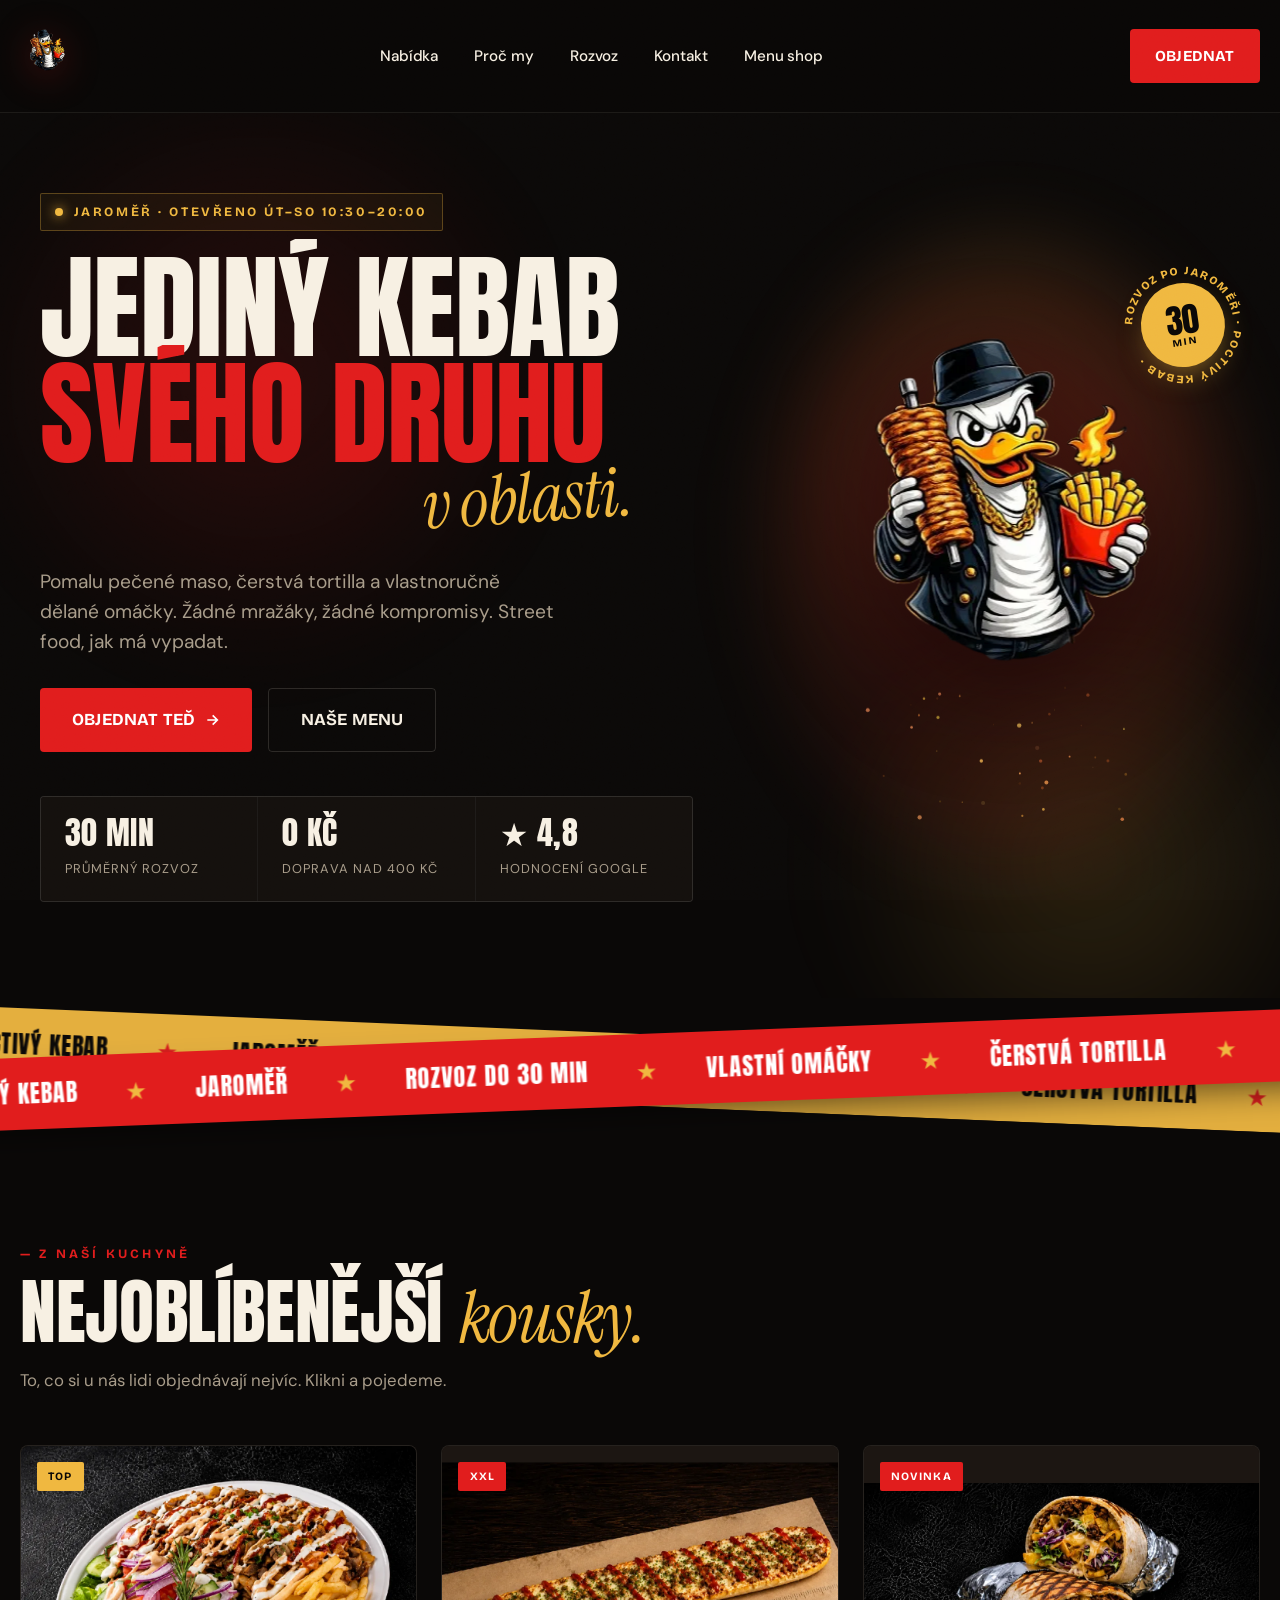
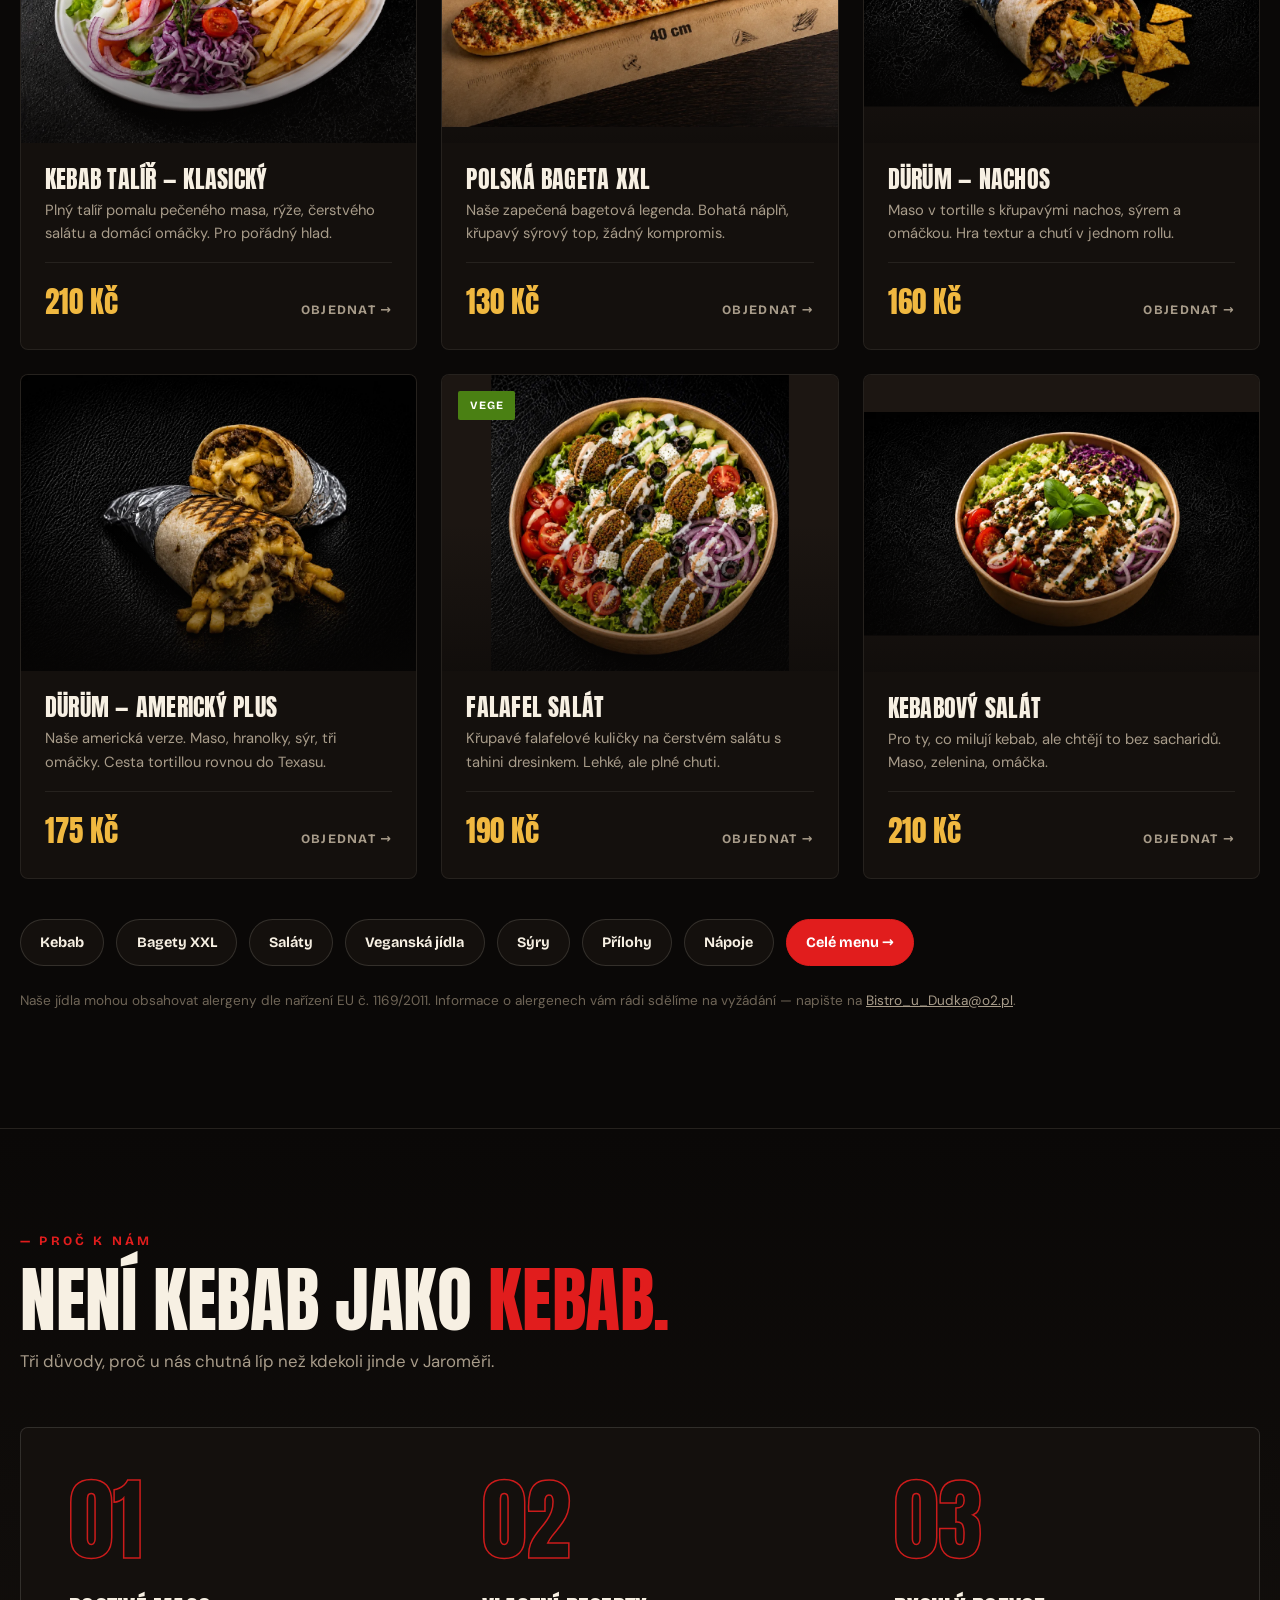
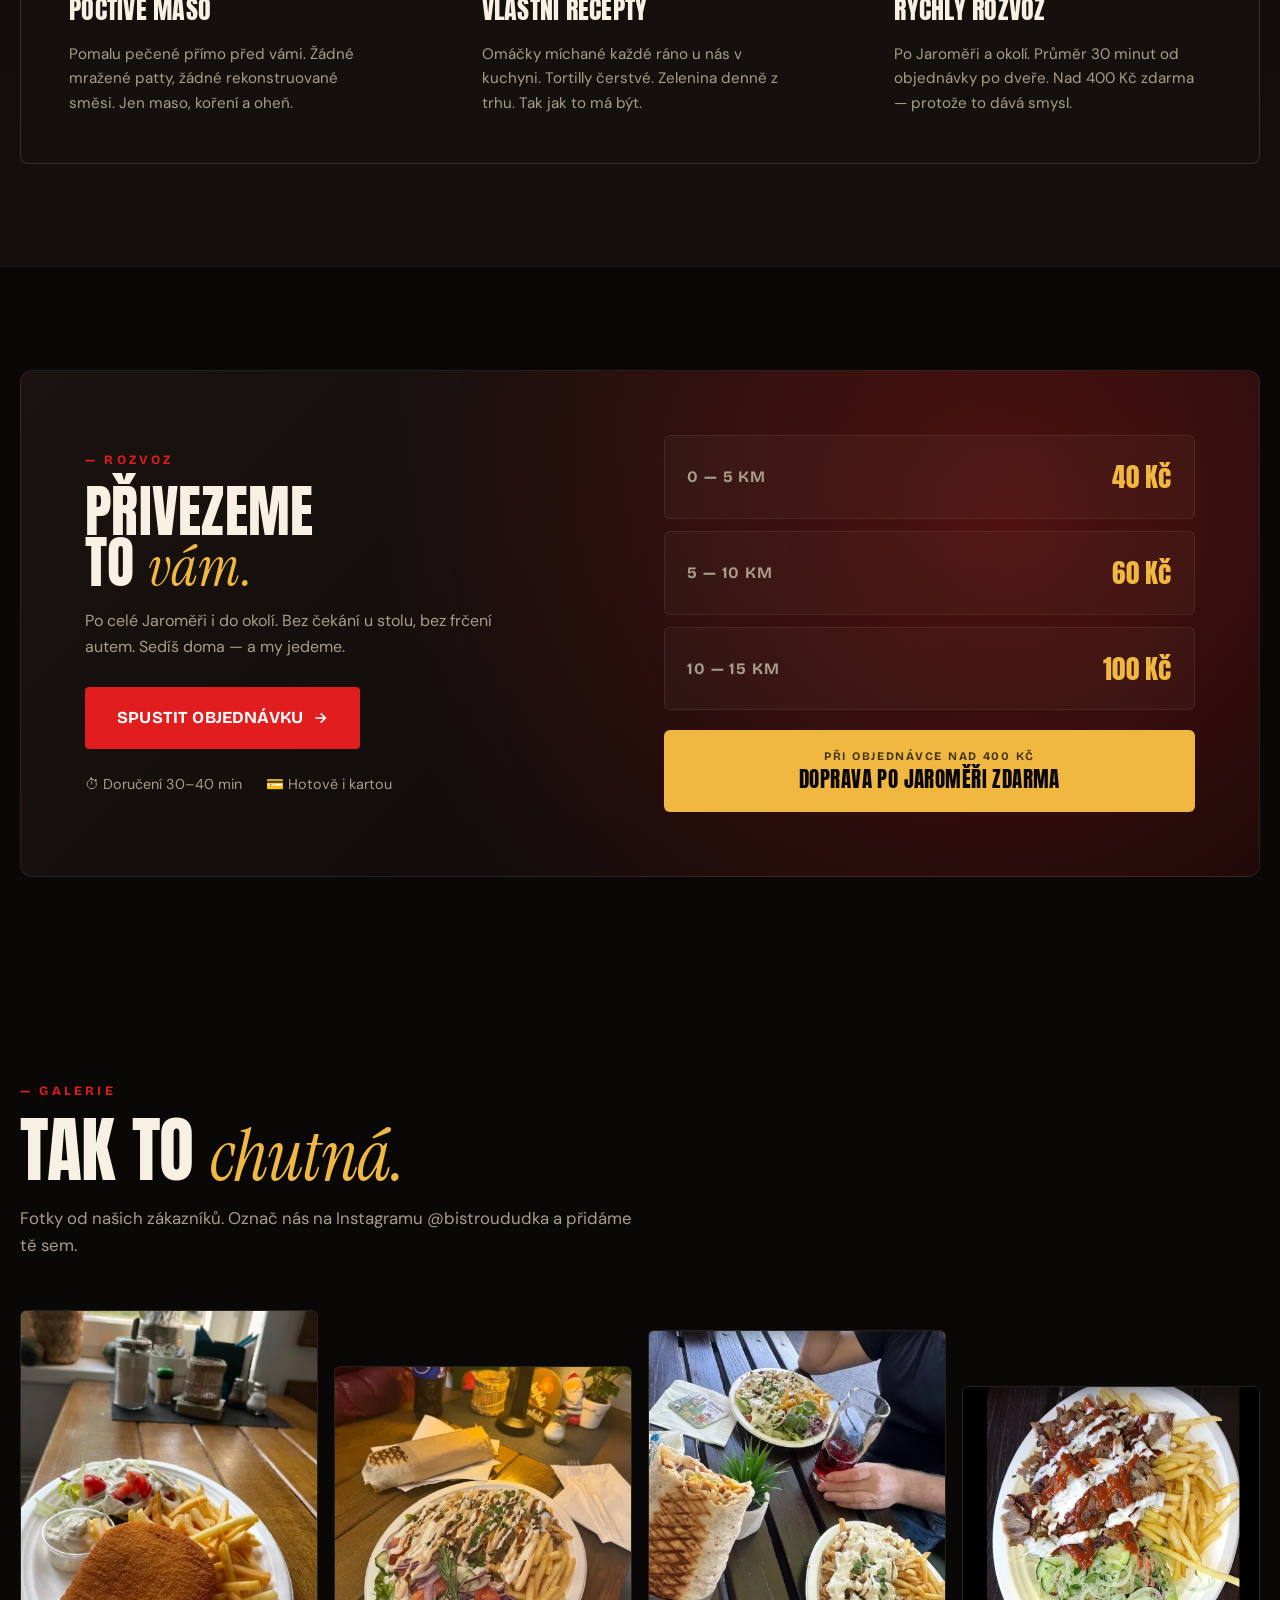
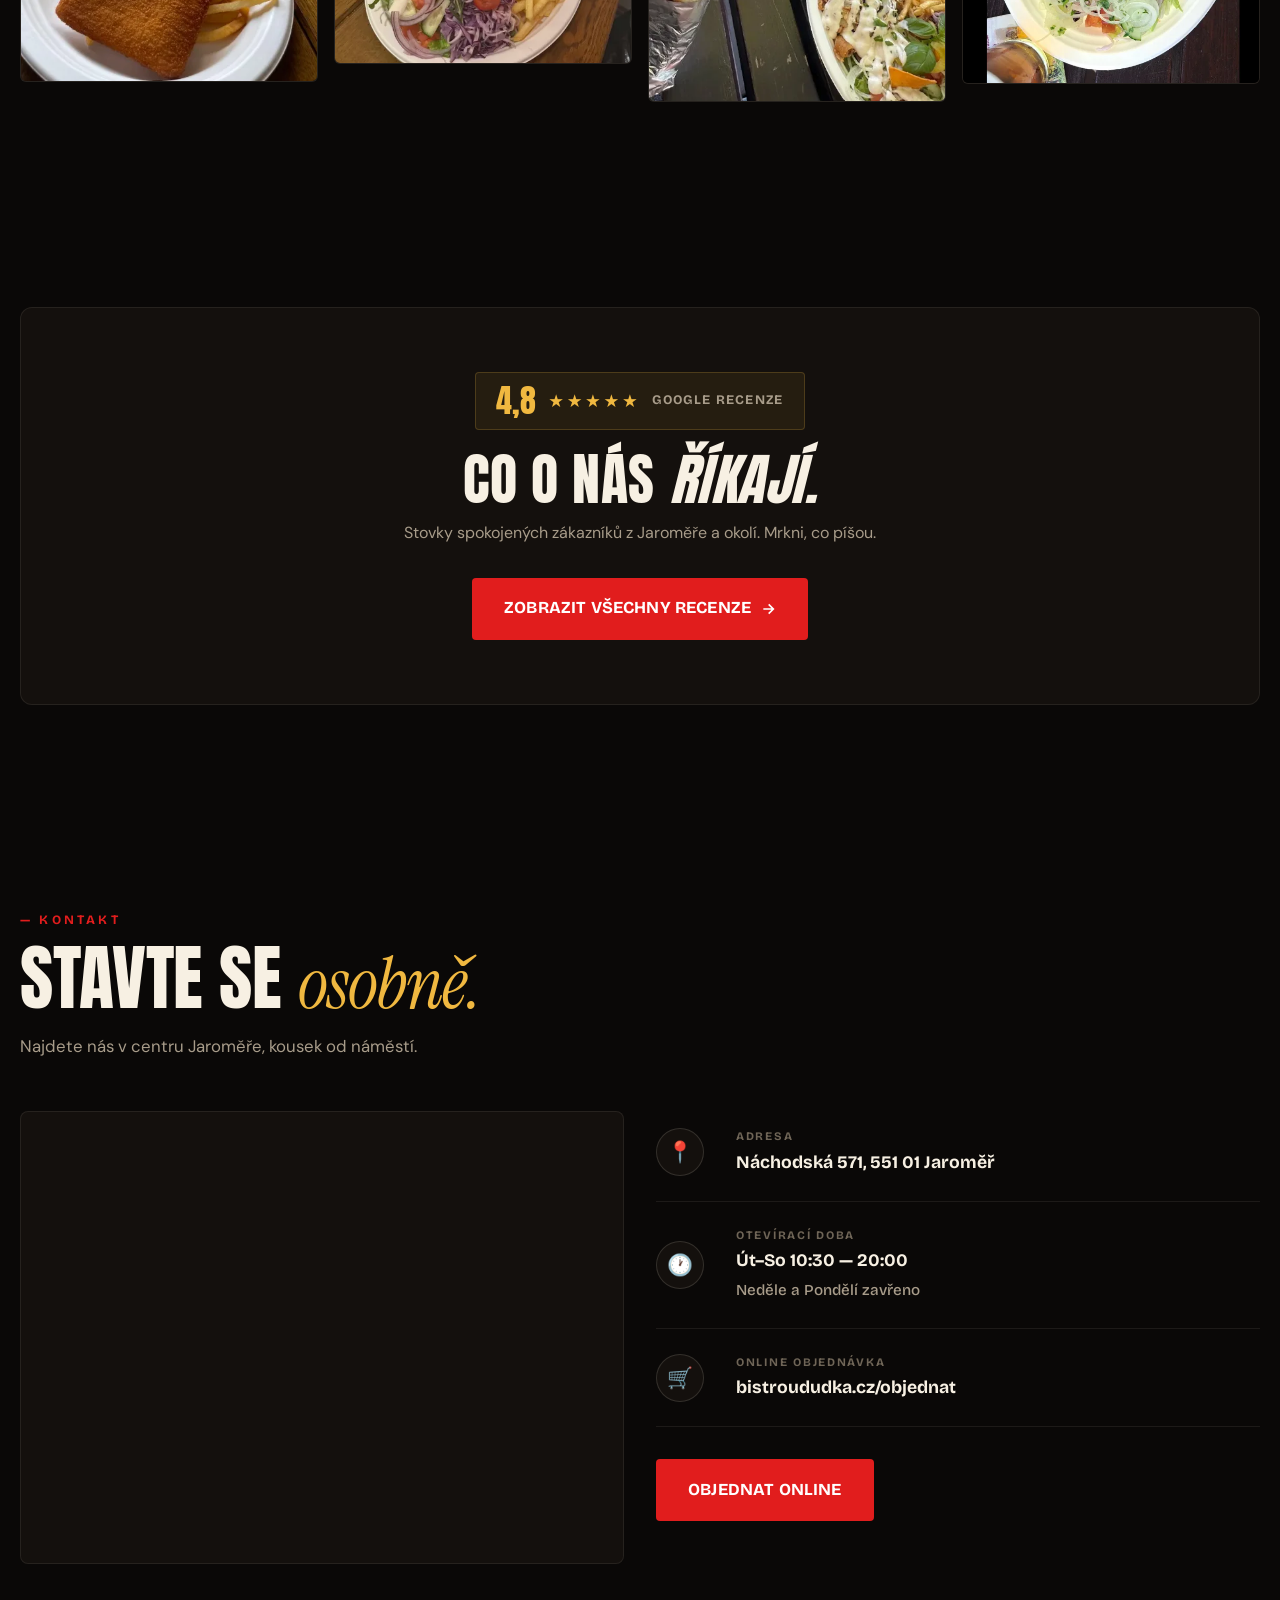
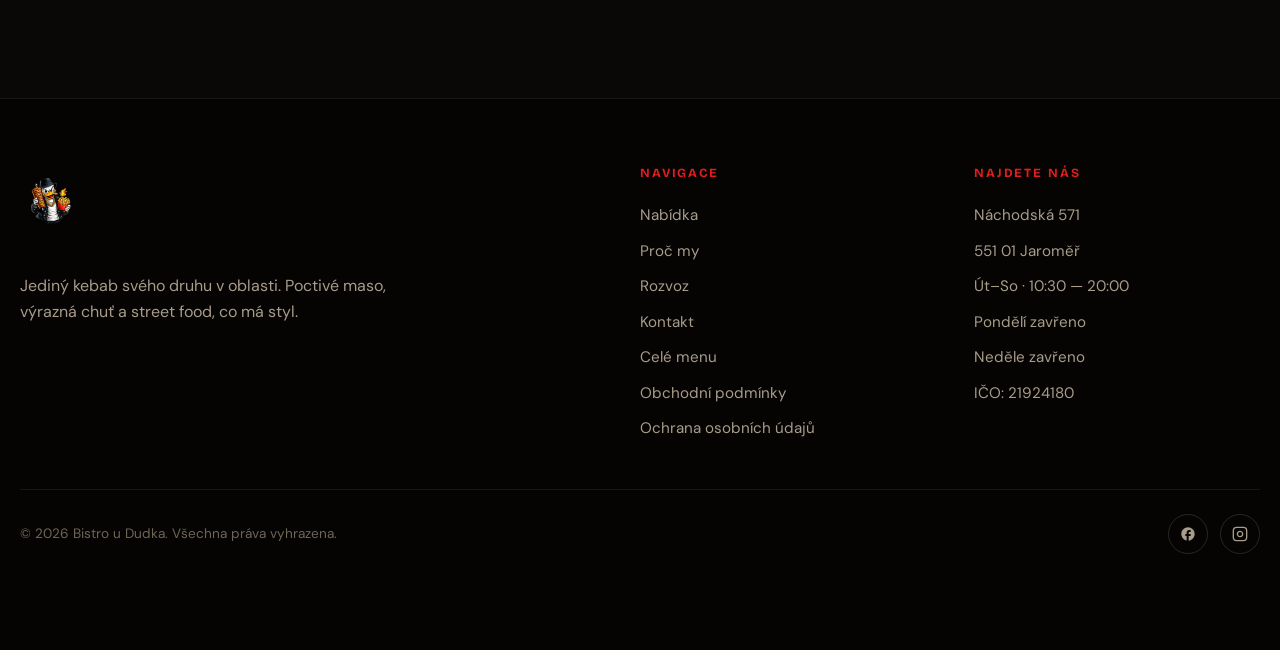
<file: index.html>
<!DOCTYPE html>
<html lang="cs">
<head>
<meta charset="UTF-8" />
<meta name="viewport" content="width=device-width, initial-scale=1.0" />
<title>Bistro u Dudka — Jediný kebab svého druhu v oblasti | Jaroměř</title>
<meta name="description" content="Poctivý kebab z Jaroměře. Pomalu pečené maso, vlastní omáčky, čerstvá tortilla. Rozvoz po Jaroměři a okolí do 30 minut." />
<meta property="og:title" content="Bistro u Dudka — Jediný kebab svého druhu v oblasti" />
<meta property="og:description" content="Poctivý kebab z Jaroměře. Pomalu pečené maso, vlastní omáčky, rozvoz do 30 min." />
<meta property="og:type" content="website" />
<meta property="og:url" content="https://bistroududka.cz" />
<meta property="og:image" content="https://bistroududka.cz/images/og-image.jpg" />
<meta property="og:image:width" content="1200" />
<meta property="og:image:height" content="630" />
<meta property="og:image:alt" content="Bistro u Dudka — maskot s kebabem a hranolky" />
<meta property="og:locale" content="cs_CZ" />
<meta property="og:site_name" content="Bistro u Dudka" />
<meta name="twitter:card" content="summary_large_image" />
<meta name="twitter:title" content="Bistro u Dudka — Jediný kebab svého druhu v oblasti" />
<meta name="twitter:description" content="Poctivý kebab z Jaroměře. Pomalu pečené maso, vlastní omáčky, rozvoz po Jaroměři a okolí." />
<meta name="twitter:image" content="https://bistroududka.cz/images/og-image.jpg" />
<link rel="canonical" href="https://bistroududka.cz/" />
<meta name="theme-color" content="#0a0807" />
 
<link rel="icon" type="image/png" sizes="32x32" href="images/favicon-32.png" />
<link rel="icon" type="image/png" sizes="192x192" href="images/favicon-192.png" />
<link rel="apple-touch-icon" href="images/apple-touch-icon.png" />
<link rel="preload" as="image" href="images/mascot-removebg-preview.webp" type="image/webp" fetchpriority="high" />
<link rel="preload" as="font" type="font/woff2" href="fonts/anton-400-normal-lat.woff2" crossorigin />
<link rel="preload" as="font" type="font/woff2" href="fonts/dm-sans-400-normal-lat.woff2" crossorigin />
<link href="fonts/fonts.css" rel="stylesheet">
<noscript><style>.reveal{opacity:1!important;transform:none!important}</style></noscript>
<script type="application/ld+json">
{"@context":"https://schema.org","@type":"Restaurant","name":"Bistro u Dudka","url":"https://bistroududka.cz/","image":"https://bistroududka.cz/images/og-image.jpg","servesCuisine":"Kebab","email":"Bistro_u_Dudka@o2.pl","address":{"@type":"PostalAddress","streetAddress":"Náchodská 571","postalCode":"551 01","addressLocality":"Jaroměř","addressCountry":"CZ"},"openingHoursSpecification":[{"@type":"OpeningHoursSpecification","dayOfWeek":["Tuesday","Wednesday","Thursday","Friday","Saturday"],"opens":"10:30","closes":"20:00"}],"sameAs":["https://www.facebook.com/p/Bistro-u-Dudka-61564773971073/","https://www.instagram.com/bistroududka"]}
</script>
 
<style>
  :root {
    --bg: #0a0807;
    --bg-elev: #14100d;
    --bg-elev-2: #1c1612;
    --ink: #f7f0e3;
    --ink-soft: #a89c8a;
    --ink-mute: #6f6557;
    --red: #e11d1d;
    --red-deep: #a30f0f;
    --red-glow: rgba(225,29,29,.4);
    --gold: #f0b840;
    --line: rgba(247,240,227,.08);
    --line-strong: rgba(247,240,227,.14);
 
    --display: 'Anton', 'Bricolage Grotesque', system-ui, sans-serif;
    --grotesque: 'Bricolage Grotesque', system-ui, sans-serif;
    --serif: 'Instrument Serif', Georgia, serif;
    --body: 'DM Sans', system-ui, -apple-system, sans-serif;
  }
 
  *, *::before, *::after { box-sizing: border-box; }
  html { scroll-behavior: smooth; }
  body {
    margin: 0;
    font-family: var(--body);
    background: var(--bg);
    color: var(--ink);
    line-height: 1.6;
    -webkit-font-smoothing: antialiased;
    overflow-x: hidden;
  }
  body::before {
    content: '';
    position: fixed; inset: 0;
    background-image: url("data:image/svg+xml,%3Csvg viewBox='0 0 200 200' xmlns='http://www.w3.org/2000/svg'%3E%3Cfilter id='n'%3E%3CfeTurbulence type='fractalNoise' baseFrequency='0.85' numOctaves='2' stitchTiles='stitch'/%3E%3CfeColorMatrix values='0 0 0 0 1 0 0 0 0 0.94 0 0 0 0 0.83 0 0 0 0.5 0'/%3E%3C/filter%3E%3Crect width='100%25' height='100%25' filter='url(%23n)'/%3E%3C/svg%3E");
    opacity: .04; pointer-events: none; z-index: 1; mix-blend-mode: overlay;
  }
 
  img { max-width: 100%; display: block; }
  a { color: inherit; text-decoration: none; }
  button { font: inherit; cursor: pointer; border: 0; background: none; color: inherit; }
 
  .container { width: min(1240px, 100% - 2.5rem); margin-inline: auto; position: relative; z-index: 2; }
 
  /* ============== NAV — DESKTOP ============== */
  .nav {
    position: sticky; top: 0; z-index: 50;
    backdrop-filter: blur(16px);
    background: color-mix(in srgb, var(--bg) 85%, transparent);
    border-bottom: 1px solid var(--line);
    transition: transform .3s ease;
  }
  .nav-inner {
    display: flex; align-items: center; justify-content: space-between;
    padding: 1rem 0;
    gap: 1.5rem;
  }
  .brand {
    display: flex;
    align-items: center;
    flex-shrink: 0;
  }
  .brand img {
    height: 80px;
    width: auto;
    display: block;
    filter: drop-shadow(0 6px 18px rgba(225,29,29,.25));
    transition: transform .3s ease, filter .3s ease;
  }
  .brand:hover img {
    transform: scale(1.04);
    filter: drop-shadow(0 8px 22px rgba(225,29,29,.45));
  }
 
  .nav-links {
    display: flex;
    gap: 2.25rem;
    font-weight: 500;
    font-size: .95rem;
    letter-spacing: -.005em;
  }
  .nav-links a { position: relative; padding: .35rem 0; transition: color .2s ease; }
  .nav-links a:hover { color: var(--red); }
  .nav-links a::after {
    content:''; position: absolute; left: 0; bottom: -2px; height: 2px; width: 0;
    background: var(--red); transition: width .3s ease;
  }
  .nav-links a:hover::after { width: 100%; }
 
  /* Buttons */
  .btn {
    display: inline-flex; align-items: center; gap: .55rem;
    padding: .9rem 1.6rem;
    background: var(--red); color: #fff;
    border-radius: 4px;
    font-family: var(--grotesque);
    font-weight: 700; font-size: .95rem;
    letter-spacing: .01em;
    text-transform: uppercase;
    transition: transform .2s ease, background .25s ease, box-shadow .25s ease;
    white-space: nowrap;
    position: relative;
    overflow: hidden;
  }
  .btn:hover { background: var(--red-deep); transform: translateY(-2px); box-shadow: 0 16px 32px -12px var(--red-glow); }
  .btn--lg { padding: 1.1rem 2rem; font-size: 1.05rem; }
  .btn--ghost {
    background: transparent; color: var(--ink);
    border: 1.5px solid var(--line-strong);
  }
  .btn--ghost:hover { border-color: var(--red); color: var(--red); background: transparent; box-shadow: none; transform: translateY(-2px); }
 
  /* ============== NAV — MOBIL ============== */
  .nav-mobile-links {
    display: none;
  }
 
@media (max-width: 880px) {
    .nav { 
      padding: 0;
    }
    .nav-inner {
      flex-direction: column;
      align-items: center;
      padding: .3rem 0 .15rem;
      gap: .2rem;
    }
      .brand img {
      height: 130px;
      margin-top: -20px;
      margin-bottom: -25px;
      filter: drop-shadow(0 8px 22px rgba(225,29,29,.35));
    }
    .nav-links, .nav-cta { display: none; }

    .nav.nav--hidden { transform: translateY(-100%); }

    .nav-mobile-links {
      display: flex;
      width: 100%;
      gap: .25rem;
      overflow-x: auto;
      scroll-snap-type: x mandatory;
      -webkit-overflow-scrolling: touch;
      padding: .65rem 1.25rem .75rem;
      border-top: 1px solid var(--line);
      margin-top: .5rem;
      scrollbar-width: none;
    }
    .nav-mobile-links::-webkit-scrollbar { display: none; }
    .nav-mobile-links a {
      flex: 0 0 auto;
      padding: .7rem 1rem;
      font-family: var(--grotesque);
      font-weight: 600;
      font-size: .85rem;
      text-transform: uppercase;
      letter-spacing: .08em;
      color: var(--ink-soft);
      border-radius: 999px;
      background: var(--bg-elev);
      border: 1px solid var(--line);
      scroll-snap-align: start;
      transition: all .2s ease;
      white-space: nowrap;
    }
    .nav-mobile-links a:hover,
    .nav-mobile-links a:active,
    .nav-mobile-links a.is-cta {
      background: var(--red);
      border-color: var(--red);
      color: #fff;
    }
    .nav-mobile-links a.is-cta {
      font-weight: 700;
    }
 
    /* Reviews button — fix overflow on mobile */
    .reviews .btn {
      white-space: normal;
      word-break: break-word;
      max-width: 100%;
      font-size: .9rem;
      padding: 1rem 1.5rem;
    }
  }
 
  @media (max-width: 480px) {
       .brand img { 
      height: 120px; 
      margin-top: -18px;
      margin-bottom: -22px;
    }
 
    .reviews .btn {
      font-size: .82rem;
      padding: .9rem 1.2rem;
    }
  }
 
  /* ============== HERO ============== */
  .hero {
    position: relative;
    padding: clamp(2.5rem, 7vw, 5rem) 0 clamp(3rem, 8vw, 6rem);
    overflow: hidden;
  }
  .hero::before {
    content: '';
    position: absolute; top: -10%; left: -10%;
    width: 60%; height: 80%;
    background: radial-gradient(circle, var(--red-glow) 0%, transparent 60%);
    opacity: .35; pointer-events: none;
    filter: blur(40px);
  }
  .hero::after {
    content: '';
    position: absolute; bottom: -20%; right: -10%;
    width: 50%; height: 70%;
    background: radial-gradient(circle, rgba(240,184,64,.15) 0%, transparent 60%);
    pointer-events: none; filter: blur(40px);
  }
 
  .hero-grid {
    display: grid;
    grid-template-columns: 1.2fr 1fr;
    gap: clamp(2rem, 5vw, 5rem);
    align-items: center;
    position: relative; z-index: 2;
  }
  @media (max-width: 920px) { .hero-grid { grid-template-columns: 1fr; gap: 2.5rem; } }
 
  .hero-eyebrow {
    display: inline-flex; align-items: center; gap: .65rem;
    font-family: var(--grotesque);
    font-size: .8rem; font-weight: 600;
    text-transform: uppercase; letter-spacing: .2em;
    color: var(--gold);
    padding: .5rem .9rem;
    border: 1px solid rgba(240,184,64,.3);
    border-radius: 2px;
    background: rgba(240,184,64,.05);
  }
  .hero-eyebrow .dot { width: 8px; height: 8px; border-radius:50%; background: var(--gold); box-shadow: 0 0 12px var(--gold); }
 
  .hero h1 {
    font-family: var(--display);
    font-weight: 400;
    font-size: clamp(3rem, 9vw, 7.2rem);
    line-height: .88;
    letter-spacing: -0.005em;
    text-transform: uppercase;
    margin: 1.5rem 0 1.5rem;
    color: var(--ink);
  }
  .hero h1 .line2 { color: var(--red); display: block; }
  .hero h1 .accent {
    font-family: var(--serif);
    font-style: italic;
    font-weight: 400;
    color: var(--gold);
    text-transform: none;
    letter-spacing: -.02em;
    display: inline-block;
    transform: translateY(-.05em) rotate(-2deg);
    font-size: .85em;
  }
 
  .hero-lead {
    font-size: clamp(1.05rem, 1.5vw, 1.2rem);
    color: var(--ink-soft);
    max-width: 44ch;
    margin: 0 0 2rem;
    line-height: 1.55;
  }
  .hero-cta { display: flex; gap: 1rem; flex-wrap: wrap; }
  @media (max-width: 480px) {
    .hero-cta .btn { flex: 1; justify-content: center; min-width: 0; }
  }
 
  /* hero mascot */
  .hero-mascot {
    position: relative;
    aspect-ratio: 3/4;
    max-width: 480px;
    margin-left: auto;
  }
  .hero-mascot-bg {
    position: absolute; inset: 0;
    background:
      radial-gradient(circle at 50% 40%, rgba(225,29,29,.35) 0%, transparent 55%),
      conic-gradient(from 0deg at 50% 50%, rgba(240,184,64,.1), rgba(225,29,29,.1), rgba(240,184,64,.1));
    border-radius: 50%;
    filter: blur(40px);
    animation: pulse-glow 4s ease-in-out infinite;
  }
  @keyframes pulse-glow { 0%, 100% { transform: scale(.95); opacity: .8; } 50% { transform: scale(1.05); opacity: 1; } }
 
  .hero-mascot img {
    position: relative; z-index: 2;
    width: 100%; height: 100%;
    object-fit: contain;
    filter: drop-shadow(0 30px 50px rgba(0,0,0,.5));
  }
  .hero-mascot-stamp {
    position: absolute; top: 5%; right: -10px;
    z-index: 3;
    width: 110px; height: 110px;
    background: var(--gold); color: #0a0807;
    border-radius: 50%;
    display: grid; place-items: center;
    text-align: center;
    font-family: var(--display); font-weight: 400;
    font-size: 1.1rem; line-height: .95;
    letter-spacing: .02em;
    transform: rotate(12deg);
    box-shadow: 0 15px 30px rgba(0,0,0,.4);
    animation: wobble 5s ease-in-out infinite;
  }
  .hero-mascot-stamp small { display: block; font-size: .55rem; letter-spacing: .15em; font-weight: 700; margin-bottom: 4px; opacity: .8; }
  @keyframes wobble { 0%,100% { transform: rotate(12deg); } 50% { transform: rotate(5deg) scale(1.04); } }
 
  @media (max-width: 920px) {
    .hero-mascot { margin-inline: auto; max-width: 320px; }
  }
  @media (max-width: 480px) {
    .hero-mascot { max-width: 260px; }
    .hero-mascot-stamp { width: 85px; height: 85px; font-size: .85rem; right: 0; }
    .hero-mascot-stamp small { font-size: .5rem; }
  }
 
  /* Hero stats bar */
  .hero-stats {
    display: grid;
    grid-template-columns: repeat(3, 1fr);
    gap: 1px;
    margin-top: 3rem;
    background: var(--line);
    border: 1px solid var(--line);
    border-radius: 4px;
    overflow: hidden;
  }
  .hero-stat {
    background: var(--bg-elev);
    padding: 1.25rem 1.5rem;
  }
  .hero-stat strong {
    display: block;
    font-family: var(--display);
    font-size: clamp(1.4rem, 2.5vw, 2rem);
    font-weight: 400;
    letter-spacing: .01em;
    color: var(--ink);
    line-height: 1;
    margin-bottom: .35rem;
  }
  .hero-stat span {
    font-size: .8rem;
    color: var(--ink-soft);
    text-transform: uppercase;
    letter-spacing: .08em;
  }
  @media (max-width: 600px) {
    .hero-stats { grid-template-columns: 1fr; margin-top: 2rem; }
    .hero-stat { padding: 1rem 1.25rem; display: flex; justify-content: space-between; align-items: center; }
    .hero-stat strong { margin-bottom: 0; }
  }
 
  /* ============== TICKER ============== */
  .ticker {
    background: var(--red);
    color: #fff;
    padding: 1.2rem 0;
    overflow: hidden;
    position: relative;
    z-index: 2;
    border-top: 1px solid var(--red-deep);
    border-bottom: 1px solid var(--red-deep);
  }
  .ticker-track {
    display: flex; gap: 3rem;
    width: max-content;
    animation: scroll 30s linear infinite;
    font-family: var(--display);
    font-weight: 400;
    font-size: 1.5rem;
    text-transform: uppercase;
    letter-spacing: .04em;
  }
  .ticker-track span { display: inline-flex; align-items: center; gap: 3rem; white-space: nowrap; }
  .ticker-track .dot { color: var(--gold); }
  @keyframes scroll { from { transform: translateX(0); } to { transform: translateX(-50%); } }
  @media (max-width: 600px) {
    .ticker-track { font-size: 1.15rem; gap: 2rem; }
    .ticker-track span { gap: 2rem; }
  }
 
  /* ============== Section base ============== */
  section { padding: clamp(3.5rem, 8vw, 7rem) 0; position: relative; z-index: 2; }
  .section-head { margin-bottom: clamp(2rem, 4vw, 3.5rem); }
  .section-eyebrow {
    font-family: var(--grotesque);
    font-size: .8rem; font-weight: 700;
    text-transform: uppercase; letter-spacing: .25em;
    color: var(--red);
    margin-bottom: 1rem;
  }
  .section-eyebrow::before { content: '— '; }
  .section-head h2 {
    font-family: var(--display);
    font-weight: 400;
    font-size: clamp(2.4rem, 6vw, 4.5rem);
    line-height: .9;
    letter-spacing: -.005em;
    text-transform: uppercase;
    margin: 0 0 1rem;
    color: var(--ink);
  }
  .section-head h2 em {
    font-family: var(--serif);
    font-style: italic;
    color: var(--gold);
    text-transform: none;
    font-weight: 400;
    letter-spacing: -.02em;
  }
  .section-head h2 .red { color: var(--red); }
  .section-head p {
    color: var(--ink-soft);
    max-width: 56ch;
    margin: 0;
    font-size: 1.05rem;
  }
 
  /* ============== MENU SHOWCASE ============== */
  .menu-grid {
    display: grid;
    grid-template-columns: repeat(3, 1fr);
    gap: 1.5rem;
  }
  @media (max-width: 880px) { .menu-grid { grid-template-columns: repeat(2, 1fr); } }
  @media (max-width: 540px) { .menu-grid { grid-template-columns: 1fr; gap: 1rem; } }
 
  .menu-card {
    background: var(--bg-elev);
    border: 1px solid var(--line);
    border-radius: 8px;
    overflow: hidden;
    transition: transform .35s ease, border-color .25s ease;
    display: flex; flex-direction: column;
  }
  .menu-card:hover { transform: translateY(-6px); border-color: var(--red); }
  .menu-card-img {
    aspect-ratio: 4/3;
    background: var(--bg-elev-2);
    background-size: cover; background-position: center;
    position: relative;
    overflow: hidden;
  }
  .menu-card-img::after {
    content: '';
    position: absolute; inset: 0;
    background: linear-gradient(to top, rgba(10,8,7,.6), transparent 50%);
  }
  .menu-card-tag {
    position: absolute; top: 1rem; left: 1rem; z-index: 2;
    background: var(--red); color: #fff;
    padding: .35rem .7rem;
    font-family: var(--grotesque); font-weight: 700;
    font-size: .7rem; text-transform: uppercase; letter-spacing: .1em;
    border-radius: 2px;
  }
  .menu-card-tag--gold { background: var(--gold); color: #0a0807; }
  .menu-card-body {
    padding: 1.5rem;
    flex: 1;
    display: flex; flex-direction: column;
  }
  .menu-card h3 {
    font-family: var(--display);
    font-weight: 400; font-size: 1.5rem;
    text-transform: uppercase;
    letter-spacing: .01em;
    margin: 0 0 .5rem;
    line-height: 1;
  }
  .menu-card p { color: var(--ink-soft); margin: 0 0 1rem; font-size: .92rem; flex: 1; }
  .menu-card-foot {
    display: flex; justify-content: space-between; align-items: baseline;
    padding-top: 1rem;
    border-top: 1px solid var(--line);
  }
  .menu-card-price {
    font-family: var(--display);
    font-size: 1.8rem;
    color: var(--gold);
  }
  .menu-card-link {
    font-family: var(--grotesque);
    font-weight: 600; font-size: .8rem;
    text-transform: uppercase; letter-spacing: .1em;
    color: var(--ink-soft);
    transition: color .2s ease;
  }
  .menu-card:hover .menu-card-link { color: var(--red); }
  .menu-card-link::after { content: ' →'; }
 
  /* Categories chips */
  .cat-chips {
    display: flex; gap: .75rem; flex-wrap: wrap;
    margin-top: 2.5rem;
  }
  .chip {
    padding: .7rem 1.2rem;
    background: var(--bg-elev);
    border: 1px solid var(--line-strong);
    border-radius: 999px;
    font-family: var(--grotesque);
    font-weight: 600; font-size: .9rem;
    transition: all .2s ease;
  }
  .chip:hover, .chip:active { background: var(--red); border-color: var(--red); color: #fff; transform: translateY(-2px); }
 
  /* ============== WHY US ============== */
  .why {
    background: linear-gradient(180deg, var(--bg) 0%, var(--bg-elev) 100%);
    border-top: 1px solid var(--line);
    border-bottom: 1px solid var(--line);
  }
  .why-grid {
    display: grid;
    grid-template-columns: repeat(3, 1fr);
    gap: 0;
    border: 1px solid var(--line);
    border-radius: 8px;
    overflow: hidden;
    background: var(--line);
  }
  @media (max-width: 880px) { .why-grid { grid-template-columns: 1fr; } }
  .why-item {
    background: var(--bg-elev);
    padding: clamp(2rem, 4vw, 3rem);
    position: relative;
  }
  .why-num {
    font-family: var(--display);
    font-size: 4rem;
    color: var(--red);
    line-height: 1;
    margin-bottom: 1.5rem;
    opacity: .9;
  }
  .why-item h3 {
    font-family: var(--display);
    font-weight: 400;
    font-size: 1.6rem;
    text-transform: uppercase;
    letter-spacing: .01em;
    margin: 0 0 .75rem;
  }
  .why-item p { color: var(--ink-soft); margin: 0; font-size: .95rem; line-height: 1.6; }
 
  /* ============== DELIVERY ============== */
  .delivery-wrap {
    background:
      radial-gradient(circle at 80% 30%, rgba(225,29,29,.3), transparent 60%),
      linear-gradient(135deg, #1a1310 0%, #0a0807 100%);
    border: 1px solid var(--line);
    border-radius: 12px;
    padding: clamp(2rem, 5vw, 4rem);
    position: relative;
    overflow: hidden;
  }
  .delivery-inner {
    display: grid;
    grid-template-columns: 1fr 1fr;
    gap: 3rem; align-items: center;
  }
  @media (max-width: 880px) { .delivery-inner { grid-template-columns: 1fr; gap: 2rem; } }
 
  .price-tiers { display: flex; flex-direction: column; gap: .75rem; }
  .tier {
    display: flex; justify-content: space-between; align-items: center;
    padding: 1.2rem 1.4rem;
    background: rgba(247,240,227,.03);
    border: 1px solid var(--line);
    border-radius: 6px;
    transition: all .25s ease;
  }
  .tier:hover { background: rgba(247,240,227,.06); border-color: var(--red); transform: translateX(4px); }
  .tier-range {
    font-family: var(--grotesque);
    font-weight: 600; font-size: 1rem;
    color: var(--ink-soft);
    text-transform: uppercase; letter-spacing: .05em;
  }
  .tier-price {
    font-family: var(--display);
    font-weight: 400; font-size: 1.7rem;
    color: var(--gold);
    letter-spacing: .01em;
  }
 
  .free-banner {
    margin-top: 1.25rem;
    background: var(--gold);
    color: #0a0807;
    padding: 1.25rem 1.4rem;
    border-radius: 6px;
    font-family: var(--display);
    font-weight: 400;
    text-align: center;
    font-size: 1.3rem;
    text-transform: uppercase;
    letter-spacing: .02em;
    line-height: 1.1;
  }
  .free-banner small {
    display: block;
    font-family: var(--grotesque);
    font-weight: 700;
    font-size: .72rem;
    letter-spacing: .15em;
    margin-bottom: .35rem;
    opacity: .75;
  }
 
  .delivery-notes {
    margin-top: 1.5rem;
    display: flex; gap: 1.5rem; flex-wrap: wrap;
    font-size: .9rem;
    color: var(--ink-soft);
  }
  .delivery-notes span { display: inline-flex; align-items: center; gap: .5rem; }
 
  /* ============== GALLERY ============== */
  .gallery {
    display: grid;
    grid-template-columns: repeat(4, 1fr);
    gap: 1rem;
  }
  @media (max-width: 880px) { .gallery { grid-template-columns: repeat(2, 1fr); } }
 
  .gallery > div {
    aspect-ratio: 1;
    border-radius: 6px;
    overflow: hidden;
    position: relative;
    background: var(--bg-elev);
    border: 1px solid var(--line);
  }
  .gallery img { width:100%; height:100%; object-fit: cover; transition: transform .6s cubic-bezier(.2,.7,.2,1); }
  .gallery > div:hover img { transform: scale(1.1); }
  .gallery > div::after {
    content:''; position: absolute; inset: 0;
    background: linear-gradient(to top, rgba(225,29,29,.4), transparent 60%);
    opacity: 0; transition: opacity .3s ease;
  }
  .gallery > div:hover::after { opacity: 1; }
 
  /* ============== REVIEWS ============== */
  .reviews {
    text-align: center;
    background: var(--bg-elev);
    border: 1px solid var(--line);
    border-radius: 12px;
    padding: clamp(2.5rem, 5vw, 4rem);
  }
  .review-rating {
    display: inline-flex; align-items: center; gap: .75rem;
    background: rgba(240,184,64,.08);
    border: 1px solid rgba(240,184,64,.2);
    padding: .75rem 1.25rem;
    border-radius: 4px;
    margin-bottom: 1.5rem;
    flex-wrap: wrap;
    justify-content: center;
  }
  .review-rating .num {
    font-family: var(--display);
    font-size: 2rem;
    color: var(--gold);
    line-height: 1;
  }
  .review-rating .stars { color: var(--gold); font-size: 1.1rem; letter-spacing: .15em; }
  .review-rating .label {
    font-family: var(--grotesque);
    font-size: .82rem; font-weight: 600;
    text-transform: uppercase; letter-spacing: .1em;
    color: var(--ink-soft);
  }
  .reviews h2 {
    font-family: var(--display);
    font-weight: 400;
    font-size: clamp(2rem, 5vw, 3.5rem);
    text-transform: uppercase;
    letter-spacing: .01em;
    line-height: .9;
    margin: 0 0 1rem;
  }
  .reviews p {
    color: var(--ink-soft);
    max-width: 50ch;
    margin: 0 auto 2rem;
  }
 
  /* ============== CONTACT ============== */
  .contact-grid {
    display: grid;
    grid-template-columns: 1fr 1fr;
    gap: 2rem;
  }
  @media (max-width: 880px) { .contact-grid { grid-template-columns: 1fr; } }
 
  .map-frame {
    aspect-ratio: 4/3;
    border-radius: 8px;
    overflow: hidden;
    border: 1px solid var(--line);
    background: var(--bg-elev);
  }
  .map-frame iframe {
    width: 100%; height: 100%; border: 0;
    filter: invert(.92) hue-rotate(180deg) saturate(.8) contrast(1.05);
  }
 
  .contact-block { padding: 1rem 0; }
  .contact-row {
    display: grid;
    grid-template-columns: 60px 1fr;
    gap: 1.25rem;
    padding: 1.5rem 0;
    border-bottom: 1px solid var(--line);
    align-items: center;
  }
  .contact-row:first-child { padding-top: 0; }
  .contact-row:last-child { border-bottom: 0; }
  .contact-icon {
    width: 48px; height: 48px;
    background: var(--bg-elev);
    border: 1px solid var(--line-strong);
    border-radius: 50%;
    display: grid; place-items: center;
    font-size: 1.3rem;
  }
  .contact-row .label {
    font-family: var(--grotesque);
    font-size: .72rem; font-weight: 700;
    text-transform: uppercase; letter-spacing: .15em;
    color: var(--ink-mute);
    margin-bottom: .2rem;
  }
  .contact-row .val {
    font-family: var(--grotesque);
    font-weight: 600; font-size: 1.1rem;
    color: var(--ink);
  }
  .contact-row .val a:hover { color: var(--red); }
  @media (max-width: 480px) {
    .contact-row { grid-template-columns: 48px 1fr; gap: 1rem; padding: 1.25rem 0; }
    .contact-icon { width: 40px; height: 40px; font-size: 1.1rem; }
    .contact-row .val { font-size: 1rem; }
  }
 
  /* ============== FOOTER ============== */
  footer {
    background: #050403;
    border-top: 1px solid var(--line);
    padding: 4rem 0 6rem;
    margin-top: 2rem;
    position: relative; z-index: 2;
  }
  .footer-top {
    display: grid;
    grid-template-columns: 2fr 1fr 1fr;
    gap: 3rem;
    padding-bottom: 3rem;
    border-bottom: 1px solid var(--line);
  }
  @media (max-width: 720px) { .footer-top { grid-template-columns: 1fr; gap: 2rem; text-align: center; } }
  .footer-brand img { height: 90px; width: auto; margin-bottom: 1.25rem; }
  @media (max-width: 720px) { .footer-brand img { margin-inline: auto; } .footer-brand p { margin-inline: auto; } }
  .footer-brand p { color: var(--ink-soft); margin: 0; max-width: 38ch; }
  .footer-col h5 {
    font-family: var(--grotesque);
    font-weight: 700; font-size: .78rem;
    letter-spacing: .15em;
    text-transform: uppercase;
    color: var(--red);
    margin: 0 0 1.25rem;
  }
  .footer-col ul { list-style: none; padding: 0; margin: 0; display: flex; flex-direction: column; gap: .7rem; }
  .footer-col li { color: var(--ink-soft); font-size: .95rem; }
  .footer-col a:hover { color: var(--gold); }
  .footer-bottom {
    padding-top: 1.5rem;
    display: flex; justify-content: space-between; align-items: center;
    gap: 1rem; flex-wrap: wrap;
    font-size: .85rem;
    color: var(--ink-mute);
  }
  .socials { display: flex; gap: .75rem; }
  .socials a {
    width: 40px; height: 40px;
    display: grid; place-items: center;
    border: 1px solid var(--line-strong);
    border-radius: 50%;
    color: var(--ink-soft);
    transition: all .25s ease;
  }
  .socials a:hover { background: var(--red); border-color: var(--red); color: #fff; transform: translateY(-2px); }
  .socials svg { width: 16px; height: 16px; }
 
  /* Sticky mobile CTA */
  .mobile-cta {
    display: none;
    position: fixed; bottom: 1rem; left: 1rem; right: 1rem;
    z-index: 45;
    background: var(--red); color: #fff;
    padding: 1.1rem 1.5rem;
    border-radius: 8px;
    text-align: center;
    font-family: var(--display);
    font-weight: 400;
    font-size: 1.2rem;
    text-transform: uppercase;
    letter-spacing: .03em;
    box-shadow: 0 18px 40px -10px var(--red-glow);
  }
  @media (max-width: 880px) {
    .mobile-cta { display: block; }
    body { padding-bottom: 5.5rem; }
  }
 
  /* Reveal */
  .reveal { opacity: 0; transform: translateY(20px); transition: opacity .7s ease, transform .7s ease; }
  .reveal.in { opacity: 1; transform: translateY(0); }
  @media (prefers-reduced-motion: reduce) {
    .reveal { opacity: 1; transform: none; }
    .ticker-track, .hero-mascot-stamp, .hero-mascot-bg { animation: none; }
    html { scroll-behavior: auto; }
  }
 
  /* ============== ORDER MODAL ============== */
  .order-overlay {
    position: fixed; inset: 0;
    z-index: 100;
    background: rgba(10,8,7,.88);
    backdrop-filter: blur(14px);
    display: none;
    place-items: center;
    padding: 1.5rem;
    overflow-y: auto;
  }
  .order-overlay.is-open { display: grid; }
 
  .order-modal {
    background: var(--bg-elev);
    border: 1px solid var(--line-strong);
    border-radius: 14px;
    width: min(920px, 100%);
    max-height: 90vh;
    overflow-y: auto;
    padding: clamp(1.5rem, 4vw, 2.5rem);
    position: relative;
    box-shadow: 0 40px 80px rgba(0,0,0,.6);
    animation: modalIn .35s ease;
  }
  @keyframes modalIn {
    from { opacity: 0; transform: scale(.96) translateY(10px); }
    to { opacity: 1; transform: scale(1) translateY(0); }
  }
 
  .order-modal-close {
    position: absolute; top: 1rem; right: 1rem;
    width: 44px; height: 44px;
    display: grid; place-items: center;
    border-radius: 50%;
    border: 1px solid var(--line-strong);
    background: var(--bg);
    color: var(--ink-soft);
    font-size: 1.3rem;
    transition: all .2s ease;
    z-index: 2;
  }
  .order-modal-close:hover { background: var(--red); border-color: var(--red); color: #fff; }
 
  .order-modal-title {
    font-family: var(--display);
    font-weight: 400;
    font-size: clamp(1.8rem, 4vw, 2.8rem);
    text-transform: uppercase;
    letter-spacing: .01em;
    line-height: .95;
    margin: 0 0 .5rem;
  }
  .order-modal-title em {
    font-family: var(--serif);
    font-style: italic;
    color: var(--gold);
    text-transform: none;
    font-weight: 400;
  }
  .order-modal-sub {
    color: var(--ink-soft);
    margin: 0 0 2rem;
    font-size: .95rem;
  }
 
  .order-cats {
    display: grid;
    grid-template-columns: repeat(3, 1fr);
    gap: 1rem;
  }
  @media (max-width: 700px) { .order-cats { grid-template-columns: repeat(2, 1fr); gap: .75rem; } }
 
  .order-cat {
    display: flex;
    flex-direction: column;
    border-radius: 10px;
    overflow: hidden;
    border: 1px solid var(--line);
    background: var(--bg);
    transition: transform .3s ease, border-color .25s ease, box-shadow .3s ease;
  }
  .order-cat:hover {
    transform: translateY(-5px);
    border-color: var(--red);
    box-shadow: 0 16px 32px -8px rgba(225,29,29,.25);
  }
  .order-cat-img {
    aspect-ratio: 16/10;
    background-size: cover;
    background-position: center;
    position: relative;
  }
  .order-cat-img::after {
    content: '';
    position: absolute; inset: 0;
    background: linear-gradient(to top, rgba(10,8,7,.45), transparent 60%);
  }
  .order-cat-label {
    padding: .9rem 1rem;
    font-family: var(--display);
    font-weight: 400;
    font-size: 1.15rem;
    text-transform: uppercase;
    letter-spacing: .02em;
    text-align: center;
    color: var(--ink);
  }

  /* ============== POLISH ============== */
  html { scroll-padding-top: 5.5rem; -webkit-text-size-adjust: 100%; }
  ::selection { background: var(--red); color: #fff; }
  h1, h2, h3 { text-wrap: balance; }
  p { text-wrap: pretty; }
  a:focus-visible, button:focus-visible, .btn:focus-visible, .menu-card:focus-visible {
    outline: 2px solid var(--gold); outline-offset: 3px; border-radius: 6px;
  }
  .btn:active { transform: translateY(0) scale(.98); }
  .menu-card, .btn { -webkit-tap-highlight-color: transparent; }

  /* ============== DESIGN UPGRADE ============== */
  :root { --ease-out: cubic-bezier(.16,1,.3,1); }
  body::after {
    content: ''; position: fixed; inset: 0; z-index: 9999; pointer-events: none; opacity: .06; mix-blend-mode: overlay;
    background-image: url("data:image/svg+xml,%3Csvg xmlns='http://www.w3.org/2000/svg' width='160' height='160'%3E%3Cfilter id='n'%3E%3CfeTurbulence type='fractalNoise' baseFrequency='.85' numOctaves='3' stitchTiles='stitch'/%3E%3C/filter%3E%3Crect width='100%25' height='100%25' filter='url(%23n)'/%3E%3C/svg%3E");
  }
  .scroll-progress { position: absolute; left: 0; bottom: -1px; height: 2px; width: 100%; background: linear-gradient(90deg, var(--red), var(--gold)); transform-origin: 0 50%; transform: scaleX(0); pointer-events: none; }

  /* hero — proporce a typografie */
  @media (min-width: 921px) {
    .hero { min-height: min(calc(100svh - 90px), 860px); display: flex; align-items: center; }
    .hero > .container { width: min(1240px, 100% - 5rem); }
    .hero-grid { grid-template-columns: 1.15fr .85fr; }
    .hero-mascot { width: 100%; max-width: 470px; }
  }
  .hero h1.hero-title { position: relative; width: max-content; max-width: 100%; margin: 1.6rem 0 2.1rem; }
  .hero-title .ln { display: block; overflow: hidden; padding: .16em .05em .04em 0; margin: -.16em 0 -.04em; }
  .hero-title .ln > span { display: block; transform: translateY(105%); transition: transform 1.1s var(--ease-out); }
  .hero-title .ln + .ln > span { transition-delay: .09s; }
  .hero h1.hero-title .accent {
    display: block; width: max-content; margin: -.02em -.1em 0 auto;
    font-size: .6em; line-height: 1;
    opacity: 0; transform: translateY(.3em) rotate(-4deg) !important;
    transition: opacity .9s .35s ease, transform 1.1s .35s var(--ease-out);
  }
  .is-loaded .hero-title .ln > span { transform: none; }
  .is-loaded .hero h1.hero-title .accent { opacity: 1; transform: rotate(-4deg) !important; }
  .hero-lead { max-width: 40ch !important; }
  .hero-stats { margin-top: 2.75rem !important; }
  .hero-stat strong { font-variant-numeric: tabular-nums; }
  .hero-stat strong span { all: unset; font: inherit; color: inherit; letter-spacing: inherit; }

  /* maskot + badge + jiskry */
  .hero-mascot { perspective: 900px; }
  .hero-mascot-img { transform: translate3d(var(--mx,0),var(--my,0),0) rotate(var(--mr,0deg)); transition: transform .5s var(--ease-out); animation: float 6s ease-in-out infinite; will-change: transform; }
  @keyframes float { 0%,100% { translate: 0 0; } 50% { translate: 0 -12px; } }
  .hero-embers { position: absolute; inset: -6% -10% 0; width: 120%; height: 106%; z-index: 1; pointer-events: none; }
  .hero-badge { position: absolute; top: 4%; right: -2%; z-index: 3; width: 132px; height: 132px; display: grid; place-items: center; }
  .hero-badge svg { position: absolute; inset: 0; width: 100%; height: 100%; animation: spin 18s linear infinite; }
  .hero-badge text { font-family: var(--grotesque); font-weight: 800; font-size: 10.2px; letter-spacing: .14em; fill: var(--gold); }
  .hero-badge-core { width: 64%; height: 64%; border-radius: 50%; background: var(--gold); color: #0a0807; display: grid; place-content: center; text-align: center; font-family: var(--grotesque); font-weight: 800; font-size: .62rem; letter-spacing: .18em; line-height: 1; box-shadow: 0 12px 30px -8px rgba(240,184,64,.55); transform: rotate(-8deg); }
  .hero-badge-core b { font-family: var(--display); font-weight: 400; font-size: 2.1rem; letter-spacing: 0; margin-bottom: .1rem; }
  @keyframes spin { to { transform: rotate(360deg); } }
  @media (max-width: 480px) { .hero-badge { width: 100px; height: 100px; right: 0; } .hero-badge-core b { font-size: 1.6rem; } .hero-badge text { font-size: 10px; } }

  /* pásky */
  .ribbons { position: relative; z-index: 3; height: clamp(150px, 15vw, 210px); margin-block: -1.5rem; overflow: hidden; display: grid; align-items: center; pointer-events: none; }
  .ribbons .ticker { position: absolute; left: -5%; right: -5%; border: 0; padding: 1.05rem 0; }
  .ticker--front { transform: rotate(-2.2deg); box-shadow: 0 18px 40px -18px rgba(0,0,0,.8); }
  .ticker--back { transform: rotate(2.4deg); background: var(--gold) !important; color: #0a0807 !important; opacity: .95; }
  .ticker--back .dot { color: var(--red) !important; }
  .ticker-track { animation: none !important; will-change: transform; }

  /* menu karty — 3D tilt + světlo */
  .menu-card { transform-style: preserve-3d; transition: transform .45s var(--ease-out), border-color .3s ease, box-shadow .45s ease; }
  .menu-card::after { content: ''; position: absolute; inset: 0; border-radius: inherit; pointer-events: none; opacity: 0; transition: opacity .35s ease;
    background: radial-gradient(420px circle at var(--gx,50%) var(--gy,50%), rgba(255,240,215,.13), transparent 45%); z-index: 3; }
  @media (hover: hover) and (pointer: fine) {
    .menu-card:hover { transform: perspective(900px) rotateX(var(--rx,0deg)) rotateY(var(--ry,0deg)) translateY(-6px); box-shadow: 0 30px 60px -25px rgba(225,29,29,.45); }
    .menu-card:hover::after { opacity: 1; }
    .menu-card:hover .menu-card-img { transform: scale(1.05); }
  }
  .menu-card-img { transition: transform .8s var(--ease-out); }
  .menu-card { position: relative; }

  /* proč my — obrysová čísla */
  .why-num { color: transparent !important; -webkit-text-stroke: 1.5px var(--red); font-size: clamp(4rem, 7vw, 6rem) !important; transition: color .4s ease, transform .5s var(--ease-out); display: inline-block; }
  .why-item:hover .why-num { color: var(--red) !important; transform: translateX(6px); }

  /* galerie — rytmus místo mřížky */
  @media (min-width: 881px) {
    .gallery { align-items: start; }
    .gallery > div:nth-child(1) { aspect-ratio: 4/5; }
    .gallery > div:nth-child(2) { aspect-ratio: 1; margin-top: 3.5rem; }
    .gallery > div:nth-child(3) { aspect-ratio: 4/5; margin-top: 1.25rem; }
    .gallery > div:nth-child(4) { aspect-ratio: 1; margin-top: 4.75rem; }
  }

  /* reveal — jemnější a se zpožděním */
  .reveal { transform: translateY(28px); transition: opacity .9s ease, transform 1.1s var(--ease-out); transition-delay: var(--d, 0s); }
  .btn { transition: background .25s ease, box-shadow .3s ease, translate .35s var(--ease-out), transform .25s ease; translate: var(--bx,0) var(--by,0); }

  @media (prefers-reduced-motion: reduce) {
    .hero-title .ln > span, .hero-title .accent { transform: none !important; opacity: 1 !important; transition: none !important; }
    .hero-mascot-img, .hero-badge svg { animation: none !important; }
    .hero-embers { display: none; }
    .menu-card:hover { transform: translateY(-4px) !important; }
  }
</style>
</head>
<body>
 
<!-- ============== NAV ============== -->
<header class="nav">
  <div class="container nav-inner">
    <a href="#" class="brand" aria-label="Bistro u Dudka">
      <img src="images/mascot-removebg-preview.webp" alt="Bistro u Dudka" width="408" height="612" />
    </a>
    <nav class="nav-links">
      <a href="#nabidka">Nabídka</a>
      <a href="#proc">Proč my</a>
      <a href="#rozvoz">Rozvoz</a>
      <a href="#kontakt">Kontakt</a>
      <a href="objednat/objednavka.html">Menu shop</a>
    </nav>
    <a class="btn nav-cta" href="objednat/objednavka.html">Objednat</a>
 
    <!-- Mobilní menu — viditelné odkazy pod logem -->
    <nav class="nav-mobile-links" aria-label="Mobilní navigace">
      <a href="#nabidka">Nabídka</a>
      <a href="#proc">Proč my</a>
      <a href="#rozvoz">Rozvoz</a>
      <a href="#kontakt">Kontakt</a>
      <a href="objednat/objednavka.html" class="is-cta">Objednat →</a>
    </nav>
  </div>
</header>
 
<!-- ============== HERO ============== -->
<section class="hero">
  <div class="container hero-grid">
    <div class="reveal">
      <span class="hero-eyebrow"><span class="dot"></span> Jaroměř · Otevřeno Út–So 10:30–20:00</span>
      <h1 class="hero-title">
        <span class="ln"><span>Jediný kebab</span></span>
        <span class="ln line2"><span>svého druhu</span></span>
        <span class="accent">v oblasti.</span>
      </h1>
      <p class="hero-lead">
        Pomalu pečené maso, čerstvá tortilla a vlastnoručně dělané omáčky. Žádné mražáky, žádné kompromisy. Street food, jak má vypadat.
      </p>
      <div class="hero-cta">
        <a class="btn btn--lg" href="objednat/objednavka.html">
          Objednat teď
          <svg width="16" height="16" viewBox="0 0 24 24" fill="none" stroke="currentColor" stroke-width="2.5"><path d="M5 12h14M13 5l7 7-7 7"/></svg>
        </a>
        <a class="btn btn--lg btn--ghost" href="#nabidka">Naše menu</a>
      </div>
 
      <div class="hero-stats">
        <div class="hero-stat"><strong><span data-count="30">30</span> MIN</strong><span>průměrný rozvoz</span></div>
        <div class="hero-stat"><strong>0 KČ</strong><span>doprava nad 400 Kč</span></div>
        <div class="hero-stat"><strong>★ <span data-count="4.8" data-dec="1">4,8</span></strong><span>hodnocení Google</span></div>
      </div>
    </div>
 
    <div class="hero-mascot reveal">
      <div class="hero-mascot-bg"></div>
      <canvas class="hero-embers" aria-hidden="true"></canvas>
      <div class="hero-badge" aria-hidden="true">
        <svg viewBox="0 0 120 120"><defs><path id="badgeCircle" d="M60,60 m-46,0 a46,46 0 1,1 92,0 a46,46 0 1,1 -92,0"/></defs>
          <text><textPath href="#badgeCircle">ROZVOZ PO JAROMĚŘI · POCTIVÝ KEBAB · </textPath></text></svg>
        <span class="hero-badge-core"><b>30</b>MIN</span>
      </div>
      <img class="hero-mascot-img" src="images/mascot-removebg-preview.webp" alt="Dudkův kebab maskot" width="408" height="612" fetchpriority="high" decoding="async" />
    </div>
  </div>
</section>
 
<!-- ============== TICKER ============== -->
<div class="ribbons" aria-hidden="true">
<div class="ticker ticker--back"><div class="ticker-track ticker-track--rev">
    <span>POCTIVÝ KEBAB <span class="dot">★</span> JAROMĚŘ <span class="dot">★</span> ROZVOZ DO 30 MIN <span class="dot">★</span> VLASTNÍ OMÁČKY <span class="dot">★</span> ČERSTVÁ TORTILLA <span class="dot">★</span> XXL BAGETY <span class="dot">★</span></span>
    <span>POCTIVÝ KEBAB <span class="dot">★</span> JAROMĚŘ <span class="dot">★</span> ROZVOZ DO 30 MIN <span class="dot">★</span> VLASTNÍ OMÁČKY <span class="dot">★</span> ČERSTVÁ TORTILLA <span class="dot">★</span> XXL BAGETY <span class="dot">★</span></span>
  </div></div>
<div class="ticker ticker--front"><div class="ticker-track">
    <span>POCTIVÝ KEBAB <span class="dot">★</span> JAROMĚŘ <span class="dot">★</span> ROZVOZ DO 30 MIN <span class="dot">★</span> VLASTNÍ OMÁČKY <span class="dot">★</span> ČERSTVÁ TORTILLA <span class="dot">★</span> XXL BAGETY <span class="dot">★</span></span>
    <span>POCTIVÝ KEBAB <span class="dot">★</span> JAROMĚŘ <span class="dot">★</span> ROZVOZ DO 30 MIN <span class="dot">★</span> VLASTNÍ OMÁČKY <span class="dot">★</span> ČERSTVÁ TORTILLA <span class="dot">★</span> XXL BAGETY <span class="dot">★</span></span>
  </div></div>
</div>
 
<!-- ============== MENU SHOWCASE ============== -->
<section id="nabidka">
  <div class="container">
    <div class="section-head reveal">
      <div class="section-eyebrow">Z naší kuchyně</div>
      <h2>Nejoblíbenější <em>kousky.</em></h2>
      <p>To, co si u nás lidi objednávají nejvíc. Klikni a pojedeme.</p>
    </div>
 
    <div class="menu-grid">
      <a href="objednat/objednavka.html" class="menu-card reveal">
        <div class="menu-card-img" data-bg="images/menu-kebab-talir.webp">
          <span class="menu-card-tag menu-card-tag--gold">TOP</span>
        </div>
        <div class="menu-card-body">
          <h3>Kebab talíř — Klasický</h3>
          <p>Plný talíř pomalu pečeného masa, rýže, čerstvého salátu a domácí omáčky. Pro pořádný hlad.</p>
          <div class="menu-card-foot">
            <span class="menu-card-price">210 Kč</span>
            <span class="menu-card-link">Objednat</span>
          </div>
        </div>
      </a>
 
      <a href="objednat/objednavka.html" class="menu-card reveal">
        <div class="menu-card-img" data-bg="images/menu-bageta-xxl.webp">
          <span class="menu-card-tag">XXL</span>
        </div>
        <div class="menu-card-body">
          <h3>Polská bageta XXL</h3>
          <p>Naše zapečená bagetová legenda. Bohatá náplň, křupavý sýrový top, žádný kompromis.</p>
          <div class="menu-card-foot">
            <span class="menu-card-price">130 Kč</span>
            <span class="menu-card-link">Objednat</span>
          </div>
        </div>
      </a>
 
      <a href="objednat/objednavka.html" class="menu-card reveal">
        <div class="menu-card-img" data-bg="images/menu-durum-nachos.webp">
          <span class="menu-card-tag">NOVINKA</span>
        </div>
        <div class="menu-card-body">
          <h3>Dürüm — Nachos</h3>
          <p>Maso v tortille s křupavými nachos, sýrem a omáčkou. Hra textur a chutí v jednom rollu.</p>
          <div class="menu-card-foot">
            <span class="menu-card-price">160 Kč</span>
            <span class="menu-card-link">Objednat</span>
          </div>
        </div>
      </a>
 
      <a href="objednat/objednavka.html" class="menu-card reveal">
        <div class="menu-card-img" data-bg="images/menu-durum-americky.webp">
        </div>
        <div class="menu-card-body">
          <h3>Dürüm — Americký Plus</h3>
          <p>Naše americká verze. Maso, hranolky, sýr, tři omáčky. Cesta tortillou rovnou do Texasu.</p>
          <div class="menu-card-foot">
            <span class="menu-card-price">175 Kč</span>
            <span class="menu-card-link">Objednat</span>
          </div>
        </div>
      </a>
 
      <a href="objednat/objednavka.html" class="menu-card reveal">
        <div class="menu-card-img" data-bg="images/menu-falafel-salat.webp">
          <span class="menu-card-tag" style="background:#4a8013;">VEGE</span>
        </div>
        <div class="menu-card-body">
          <h3>Falafel salát</h3>
          <p>Křupavé falafelové kuličky na čerstvém salátu s tahini dresinkem. Lehké, ale plné chuti.</p>
          <div class="menu-card-foot">
            <span class="menu-card-price">190 Kč</span>
            <span class="menu-card-link">Objednat</span>
          </div>
        </div>
      </a>
 
      <a href="objednat/objednavka.html" class="menu-card reveal">
        <div class="menu-card-img" data-bg="images/menu-kebab-salat.webp">
        </div>
        <div class="menu-card-body">
          <h3>Kebabový salát</h3>
          <p>Pro ty, co milují kebab, ale chtějí to bez sacharidů. Maso, zelenina, omáčka.</p>
          <div class="menu-card-foot">
            <span class="menu-card-price">210 Kč</span>
            <span class="menu-card-link">Objednat</span>
          </div>
        </div>
      </a>
    </div>
 
    <div class="cat-chips reveal">
      <a href="objednat/objednavka.html" class="chip">Kebab</a>
      <a href="objednat/objednavka.html" class="chip">Bagety XXL</a>
      <a href="objednat/objednavka.html" class="chip">Saláty</a>
      <a href="objednat/objednavka.html" class="chip">Veganská jídla</a>
      <a href="objednat/objednavka.html" class="chip">Sýry</a>
      <a href="objednat/objednavka.html" class="chip">Přílohy</a>
      <a href="objednat/objednavka.html" class="chip">Nápoje</a>
      <a href="objednat/objednavka.html" class="chip" style="background:var(--red);border-color:var(--red);color:#fff;">Celé menu →</a>
    </div>
    <p style="margin-top:1.5rem;font-size:.85rem;color:var(--ink-mute);">Naše jídla mohou obsahovat alergeny dle nařízení EU č. 1169/2011. Informace o alergenech vám rádi sdělíme na vyžádání — napište na <a href="mailto:Bistro_u_Dudka@o2.pl" style="color:var(--ink-soft);text-decoration:underline;">Bistro_u_Dudka@o2.pl</a>.</p>
  </div>
</section>
 
<!-- ============== WHY US ============== -->
<section id="proc" class="why">
  <div class="container">
    <div class="section-head reveal">
      <div class="section-eyebrow">Proč k nám</div>
      <h2>Není kebab jako <span class="red">kebab.</span></h2>
      <p>Tři důvody, proč u nás chutná líp než kdekoli jinde v Jaroměři.</p>
    </div>
 
    <div class="why-grid">
      <div class="why-item reveal">
        <div class="why-num">01</div>
        <h3>Poctivé maso</h3>
        <p>Pomalu pečené přímo před vámi. Žádné mražené patty, žádné rekonstruované směsi. Jen maso, koření a oheň.</p>
      </div>
      <div class="why-item reveal">
        <div class="why-num">02</div>
        <h3>Vlastní recepty</h3>
        <p>Omáčky míchané každé ráno u nás v kuchyni. Tortilly čerstvé. Zelenina denně z trhu. Tak jak to má být.</p>
      </div>
      <div class="why-item reveal">
        <div class="why-num">03</div>
        <h3>Rychlý rozvoz</h3>
        <p>Po Jaroměři a okolí. Průměr 30 minut od objednávky po dveře. Nad 400 Kč zdarma — protože to dává smysl.</p>
      </div>
    </div>
  </div>
</section>
 
<!-- ============== DELIVERY ============== -->
<section id="rozvoz">
  <div class="container">
    <div class="delivery-wrap reveal">
      <div class="delivery-inner">
        <div>
          <div class="section-eyebrow">Rozvoz</div>
          <h2 style="font-family:var(--display);font-weight:400;font-size:clamp(2.2rem,5vw,3.5rem);line-height:.9;letter-spacing:.005em;text-transform:uppercase;margin:0 0 1rem;">
            Přivezeme<br>to <em style="font-family:var(--serif);font-style:italic;color:var(--gold);text-transform:none;font-weight:400;">vám.</em>
          </h2>
          <p style="color:var(--ink-soft);max-width:38ch;margin:0 0 1.75rem;">
            Po celé Jaroměři i do okolí. Bez čekání u stolu, bez frčení autem. Sedíš doma — a my jedeme.
          </p>
          <a class="btn btn--lg" href="objednat/objednavka.html">
            Spustit objednávku
            <svg width="16" height="16" viewBox="0 0 24 24" fill="none" stroke="currentColor" stroke-width="2.5"><path d="M5 12h14M13 5l7 7-7 7"/></svg>
          </a>
          <div class="delivery-notes">
            <span>⏱ Doručení 30–40 min</span>
            <span>💳 Hotově i kartou</span>
          </div>
        </div>
        <div>
          <div class="price-tiers">
            <div class="tier"><span class="tier-range">0 — 5 km</span><span class="tier-price">40 Kč</span></div>
            <div class="tier"><span class="tier-range">5 — 10 km</span><span class="tier-price">60 Kč</span></div>
            <div class="tier"><span class="tier-range">10 — 15 km</span><span class="tier-price">100 Kč</span></div>
          </div>
          <div class="free-banner">
            <small>Při objednávce nad 400 Kč</small>
            Doprava po Jaroměři zdarma
          </div>
        </div>
      </div>
    </div>
  </div>
</section>
 
<!-- ============== GALLERY ============== -->
<section>
  <div class="container">
    <div class="section-head reveal">
      <div class="section-eyebrow">Galerie</div>
      <h2>Tak to <em>chutná.</em></h2>
      <p>Fotky od našich zákazníků. Označ nás na Instagramu @bistroududka a přidáme tě sem.</p>
    </div>
    <div class="gallery">
      <div class="reveal"><img src="images/gallery-1.webp" alt="Ukázka jídla z Bistra u Dudka" width="466" height="531" loading="lazy" decoding="async" /></div>
      <div class="reveal"><img src="images/gallery-2.webp" alt="Ukázka jídla z Bistra u Dudka" width="463" height="571" loading="lazy" decoding="async" /></div>
      <div class="reveal"><img src="images/gallery-3.webp" alt="Ukázka jídla z Bistra u Dudka" width="463" height="562" loading="lazy" decoding="async" /></div>
      <div class="reveal"><img src="images/gallery-4.webp" alt="Ukázka jídla z Bistra u Dudka" width="597" height="561" loading="lazy" decoding="async" /></div>
    </div>
  </div>
</section>
 
<!-- ============== REVIEWS ============== -->
<section>
  <div class="container">
    <div class="reviews reveal">
      <div class="review-rating">
        <span class="num">4,8</span>
        <span class="stars">★★★★★</span>
        <span class="label">Google recenze</span>
      </div>
      <h2>Co o nás <em>říkají.</em></h2>
      <p>Stovky spokojených zákazníků z Jaroměře a okolí. Mrkni, co píšou.</p>
      <a class="btn btn--lg" href="https://www.google.com/search?q=Bistro+u+Dudka+Recenze" target="_blank" rel="noopener">
        Zobrazit všechny recenze
        <svg width="16" height="16" viewBox="0 0 24 24" fill="none" stroke="currentColor" stroke-width="2.5"><path d="M5 12h14M13 5l7 7-7 7"/></svg>
      </a>
    </div>
  </div>
</section>
 
<!-- ============== CONTACT ============== -->
<section id="kontakt">
  <div class="container">
    <div class="section-head reveal">
      <div class="section-eyebrow">Kontakt</div>
      <h2>Stavte se <em>osobně.</em></h2>
      <p>Najdete nás v centru Jaroměře, kousek od náměstí.</p>
    </div>
 
    <div class="contact-grid">
      <div class="map-frame reveal">
        <iframe
          src="https://www.google.com/maps?q=N%C3%A1chodsk%C3%A1+571,+551+01+Jarom%C4%9B%C5%99&output=embed"
          loading="lazy"
          referrerpolicy="no-referrer-when-downgrade"
          title="Mapa — Bistro u Dudka"></iframe>
      </div>
 
      <div class="contact-block reveal">
        <div class="contact-row">
          <div class="contact-icon">📍</div>
          <div>
            <div class="label">Adresa</div>
            <div class="val">Náchodská 571, 551 01 Jaroměř</div>
          </div>
        </div>
        <div class="contact-row">
          <div class="contact-icon">🕐</div>
          <div>
            <div class="label">Otevírací doba</div>
            <div class="val">Út–So 10:30 — 20:00<br><span style="color:var(--ink-soft);font-size:.95rem;font-weight:500;">Neděle a Pondělí zavřeno</span></div>
          </div>
        </div>
        <div class="contact-row">
          <div class="contact-icon">🛒</div>
          <div>
            <div class="label">Online objednávka</div>
            <div class="val"><a href="objednat/objednavka.html">bistroududka.cz/objednat</a></div>
          </div>
        </div>
        <div style="margin-top:2rem;">
          <a class="btn btn--lg" href="objednat/objednavka.html">Objednat online</a>
        </div>
      </div>
    </div>
  </div>
</section>
 
<!-- ============== FOOTER ============== -->
<footer>
  <div class="container">
    <div class="footer-top">
      <div class="footer-brand">
        <img src="images/mascot-removebg-preview.webp" alt="Bistro u Dudka" width="408" height="612" loading="lazy" decoding="async" />
        <p>Jediný kebab svého druhu v oblasti. Poctivé maso, výrazná chuť a street food, co má styl.</p>
      </div>
      <div class="footer-col">
        <h5>Navigace</h5>
        <ul>
          <li><a href="#nabidka">Nabídka</a></li>
          <li><a href="#proc">Proč my</a></li>
          <li><a href="#rozvoz">Rozvoz</a></li>
          <li><a href="#kontakt">Kontakt</a></li>
          <li><a href="objednat/objednavka.html">Celé menu</a></li>
          <li><a href="obchodni-podminky.html">Obchodní podmínky</a></li>
          <li><a href="ochrana-osobnich-udaju.html">Ochrana osobních údajů</a></li>
        </ul>
      </div>
      <div class="footer-col">
        <h5>Najdete nás</h5>
        <ul>
          <li>Náchodská 571</li>
          <li>551 01 Jaroměř</li>
          <li>Út–So · 10:30 — 20:00</li>
          <li>Pondělí zavřeno</li>
          <li>Neděle zavřeno</li>
          <li>IČO: 21924180</li>
        </ul>
      </div>
    </div>
    <div class="footer-bottom">
      <span>© 2026 Bistro u Dudka. Všechna práva vyhrazena.</span>
      <div class="socials">
        <a href="https://www.facebook.com/p/Bistro-u-Dudka-61564773971073/" aria-label="Facebook" target="_blank" rel="noopener">
          <svg viewBox="0 0 24 24" fill="currentColor"><path d="M22 12c0-5.52-4.48-10-10-10S2 6.48 2 12c0 4.84 3.44 8.87 8 9.8V15H8v-3h2V9.5C10 7.57 11.57 6 13.5 6H16v3h-2c-.55 0-1 .45-1 1v2h3v3h-3v6.95c5.05-.5 9-4.76 9-9.95z"/></svg>
        </a>
        <a href="https://www.instagram.com/bistroududka" aria-label="Instagram" target="_blank" rel="noopener">
          <svg viewBox="0 0 24 24" fill="none" stroke="currentColor" stroke-width="2"><rect x="2" y="2" width="20" height="20" rx="5"/><path d="M16 11.37A4 4 0 1 1 12.63 8 4 4 0 0 1 16 11.37z"/><line x1="17.5" y1="6.5" x2="17.51" y2="6.5"/></svg>
        </a>
      </div>
    </div>
  </div>
</footer>
 
<a class="mobile-cta" href="objednat/objednavka.html">🔥 Objednat teď</a>
 
<script>
  const io = new IntersectionObserver((entries) => {
    entries.forEach(e => { if (e.isIntersecting) { e.target.classList.add('in'); io.unobserve(e.target); } });
  }, { threshold: 0.12 });
  document.querySelectorAll('.reveal').forEach(el => io.observe(el));

  const bgIo = new IntersectionObserver((entries) => {
    entries.forEach(e => {
      if (e.isIntersecting) {
        e.target.style.backgroundImage = "url('" + e.target.dataset.bg + "')";
        bgIo.unobserve(e.target);
      }
    });
  }, { rootMargin: '400px 0px' });
  document.querySelectorAll('[data-bg]').forEach(el => bgIo.observe(el));

  const navEl = document.querySelector('.nav');
  let lastY = window.scrollY, ticking = false;
  function onScroll() {
    const y = window.scrollY;
    if (y <= 40) {
      navEl.classList.remove('nav--hidden');
    } else if (y > lastY) {
      navEl.classList.add('nav--hidden');
    } else if (y < lastY) {
      navEl.classList.remove('nav--hidden');
    }
    lastY = y;
    ticking = false;
  }
  window.addEventListener('scroll', () => {
    if (!ticking) { requestAnimationFrame(onScroll); ticking = true; }
  }, { passive: true });

  /* ===== DESIGN UPGRADE ===== */
  (function () {
    const rm = matchMedia('(prefers-reduced-motion: reduce)').matches;
    const fine = matchMedia('(hover: hover) and (pointer: fine)').matches;
    requestAnimationFrame(() => document.documentElement.classList.add('is-loaded'));

    // stagger reveal uvnitř mřížek
    document.querySelectorAll('.menu-grid, .why-grid, .gallery').forEach(g =>
      [...g.children].forEach((c, i) => c.style.setProperty('--d', (i % 4) * 0.08 + 's')));

    // scroll progress
    const bar = document.createElement('div'); bar.className = 'scroll-progress'; navEl.appendChild(bar);

    // pásky: pohyb řízený časem + rychlostí scrollu
    const tracks = [...document.querySelectorAll('.ribbons .ticker-track')];
    const ribbons = document.querySelector('.ribbons');
    let ribbonsVisible = true, boost = 0, offset = 0, lastSY = scrollY, lastT = performance.now();
    if (ribbons) new IntersectionObserver(e => { ribbonsVisible = e[0].isIntersecting; }).observe(ribbons);
    function frame(t) {
      const dt = Math.min(64, t - lastT); lastT = t;
      const sy = scrollY, dy = sy - lastSY; lastSY = sy;
      const max = document.documentElement.scrollHeight - innerHeight;
      bar.style.transform = 'scaleX(' + (max > 0 ? sy / max : 0) + ')';
      if (!rm && ribbonsVisible && tracks.length) {
        boost += (Math.min(Math.abs(dy), 80) * 0.06 - boost) * 0.08;
        offset += dt * (0.045 + boost * 0.05);
        tracks.forEach((tr, i) => {
          const w = tr.scrollWidth / 2 || 1;
          const x = -(offset % w);
          tr.style.transform = 'translate3d(' + (i === 0 ? -w - x : x) + 'px,0,0)';
        });
      }
      requestAnimationFrame(frame);
    }
    requestAnimationFrame(frame);

    // count-up statistik
    const cio = new IntersectionObserver(es => es.forEach(e => {
      if (!e.isIntersecting) return; cio.unobserve(e.target);
      const el = e.target, end = parseFloat(el.dataset.count), dec = +el.dataset.dec || 0;
      if (rm) return; const t0 = performance.now(), dur = 1400;
      (function step(t) {
        const p = Math.min(1, (t - t0) / dur), v = end * (1 - Math.pow(1 - p, 4));
        el.textContent = v.toFixed(dec).replace('.', ',');
        if (p < 1) requestAnimationFrame(step);
      })(t0);
    }), { threshold: .6 });
    document.querySelectorAll('[data-count]').forEach(el => cio.observe(el));

    if (!fine || rm) { embers(); return; }

    // maskot parallax
    const hero = document.querySelector('.hero'), mascot = document.querySelector('.hero-mascot-img');
    if (hero && mascot) hero.addEventListener('pointermove', e => {
      const r = hero.getBoundingClientRect();
      const x = (e.clientX - r.left) / r.width - .5, y = (e.clientY - r.top) / r.height - .5;
      mascot.style.setProperty('--mx', (x * 22).toFixed(1) + 'px');
      mascot.style.setProperty('--my', (y * 14).toFixed(1) + 'px');
      mascot.style.setProperty('--mr', (x * 4).toFixed(2) + 'deg');
    }, { passive: true });

    // 3D tilt karet
    document.querySelectorAll('.menu-card').forEach(card => {
      card.addEventListener('pointermove', e => {
        const r = card.getBoundingClientRect(), x = (e.clientX - r.left) / r.width, y = (e.clientY - r.top) / r.height;
        card.style.setProperty('--ry', ((x - .5) * 8).toFixed(2) + 'deg');
        card.style.setProperty('--rx', ((.5 - y) * 8).toFixed(2) + 'deg');
        card.style.setProperty('--gx', (x * 100).toFixed(1) + '%');
        card.style.setProperty('--gy', (y * 100).toFixed(1) + '%');
      }, { passive: true });
      card.addEventListener('pointerleave', () => { card.style.setProperty('--rx', '0deg'); card.style.setProperty('--ry', '0deg'); });
    });

    // magnetická hlavní tlačítka
    document.querySelectorAll('.btn--lg').forEach(b => {
      b.addEventListener('pointermove', e => {
        const r = b.getBoundingClientRect();
        b.style.setProperty('--bx', ((e.clientX - r.left - r.width / 2) * .18).toFixed(1) + 'px');
        b.style.setProperty('--by', ((e.clientY - r.top - r.height / 2) * .28).toFixed(1) + 'px');
      }, { passive: true });
      b.addEventListener('pointerleave', () => { b.style.setProperty('--bx', '0px'); b.style.setProperty('--by', '0px'); });
    });

    embers();

    // jiskry od grilu za maskotem
    function embers() {
      const cv = document.querySelector('.hero-embers'); if (!cv || rm) return;
      const ctx = cv.getContext('2d'); let W, H, dpr, parts = [], on = true, raf;
      function size() { dpr = Math.min(devicePixelRatio || 1, 2); W = cv.clientWidth; H = cv.clientHeight; cv.width = W * dpr; cv.height = H * dpr; ctx.setTransform(dpr, 0, 0, dpr, 0, 0); }
      function spawn() { return { x: W * (.25 + Math.random() * .5), y: H * (.75 + Math.random() * .2), vx: (Math.random() - .5) * .35, vy: -(.35 + Math.random() * .9), r: .6 + Math.random() * 1.8, life: 0, max: 120 + Math.random() * 160, hue: 18 + Math.random() * 30 }; }
      size(); addEventListener('resize', size, { passive: true });
      const N = innerWidth < 700 ? 22 : 42;
      for (let i = 0; i < N; i++) { const p = spawn(); p.life = Math.random() * p.max; parts.push(p); }
      function tick() {
        ctx.clearRect(0, 0, W, H); ctx.globalCompositeOperation = 'lighter';
        for (const p of parts) {
          p.life++; p.x += p.vx + Math.sin((p.life + p.r * 40) / 22) * .25; p.y += p.vy;
          const k = p.life / p.max, a = k < .15 ? k / .15 : 1 - (k - .15) / .85;
          ctx.fillStyle = 'hsla(' + p.hue + ',100%,' + (55 + (1 - k) * 15) + '%,' + (a * .85).toFixed(3) + ')';
          ctx.beginPath(); ctx.arc(p.x, p.y, p.r * (1 - k * .5), 0, 6.283); ctx.fill();
          if (p.life >= p.max) Object.assign(p, spawn());
        }
        raf = on ? requestAnimationFrame(tick) : 0;
      }
      new IntersectionObserver(e => { on = e[0].isIntersecting; if (on && !raf) raf = requestAnimationFrame(tick); }).observe(cv);
      document.addEventListener('visibilitychange', () => { on = !document.hidden; if (on && !raf) raf = requestAnimationFrame(tick); });
    }
  })();
</script>
 
</body>
</html>
</file>
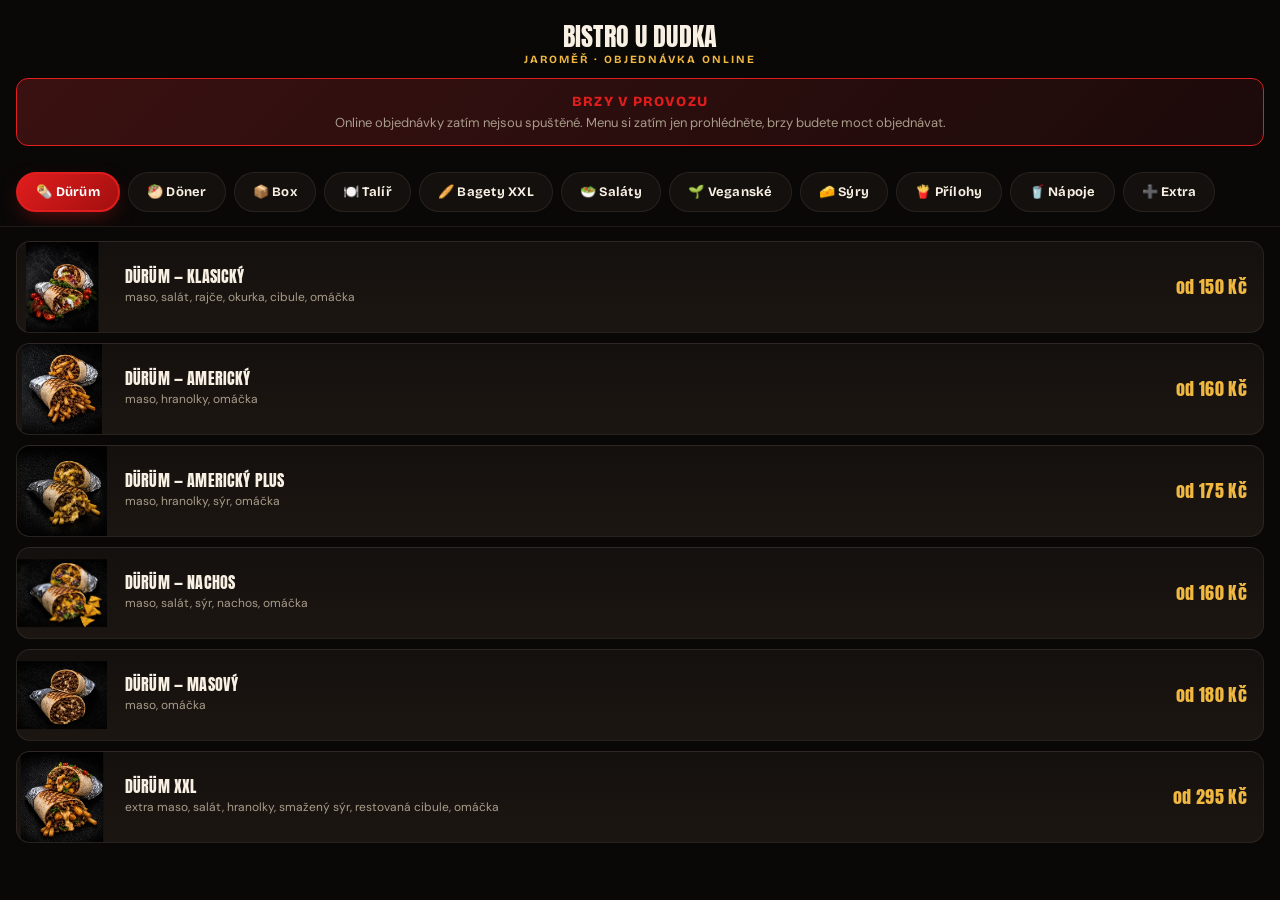
<file: objednat/index.html>
<!DOCTYPE html>
<html lang="cs"><head><meta charset="UTF-8"/>
<title>Objednávka — Bistro u Dudka</title>
<meta name="robots" content="noindex"/>
<link rel="canonical" href="https://bistroududka.cz/objednat/objednavka.html"/>
<meta http-equiv="refresh" content="0; url=objednavka.html"/>
<script>location.replace("objednavka.html")</script>
</head><body style="background:#0a0807"><a href="objednavka.html" style="color:#f0b840">Pokračovat na objednávku</a></body></html>
</file>
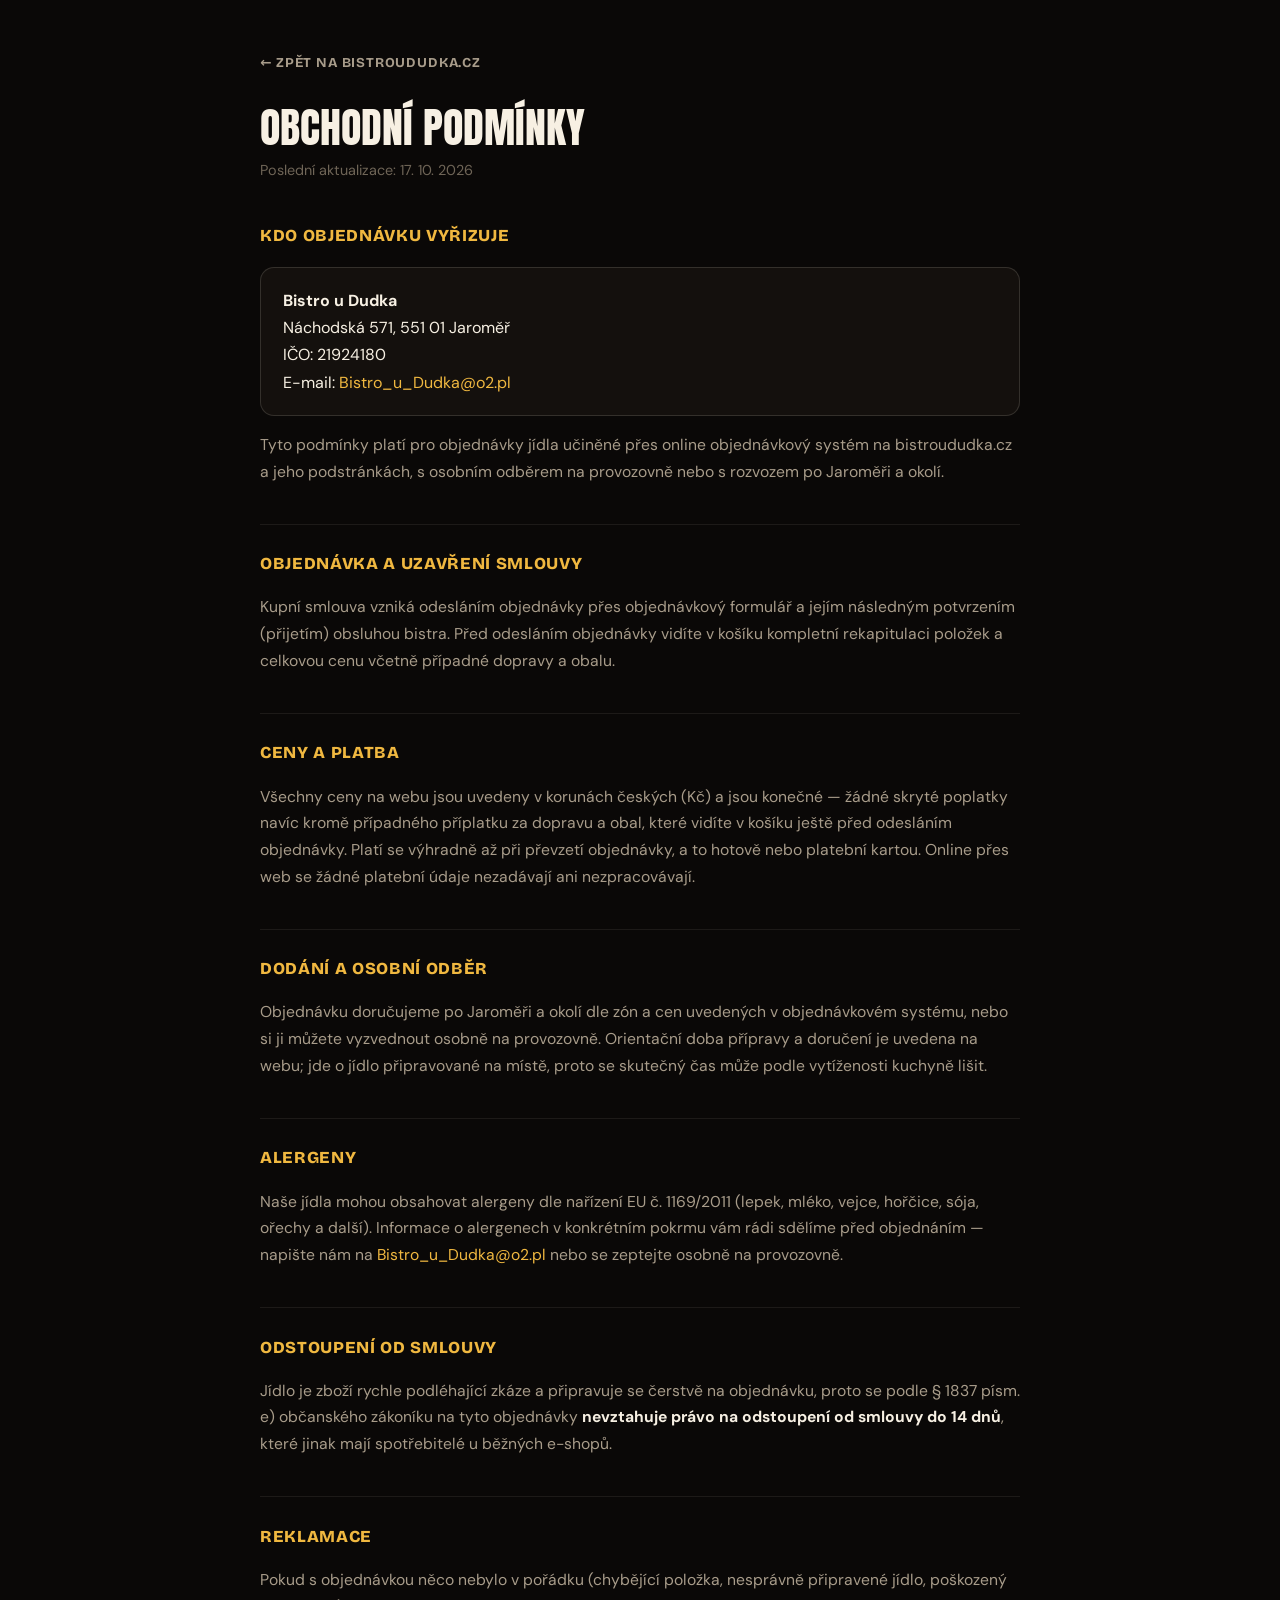
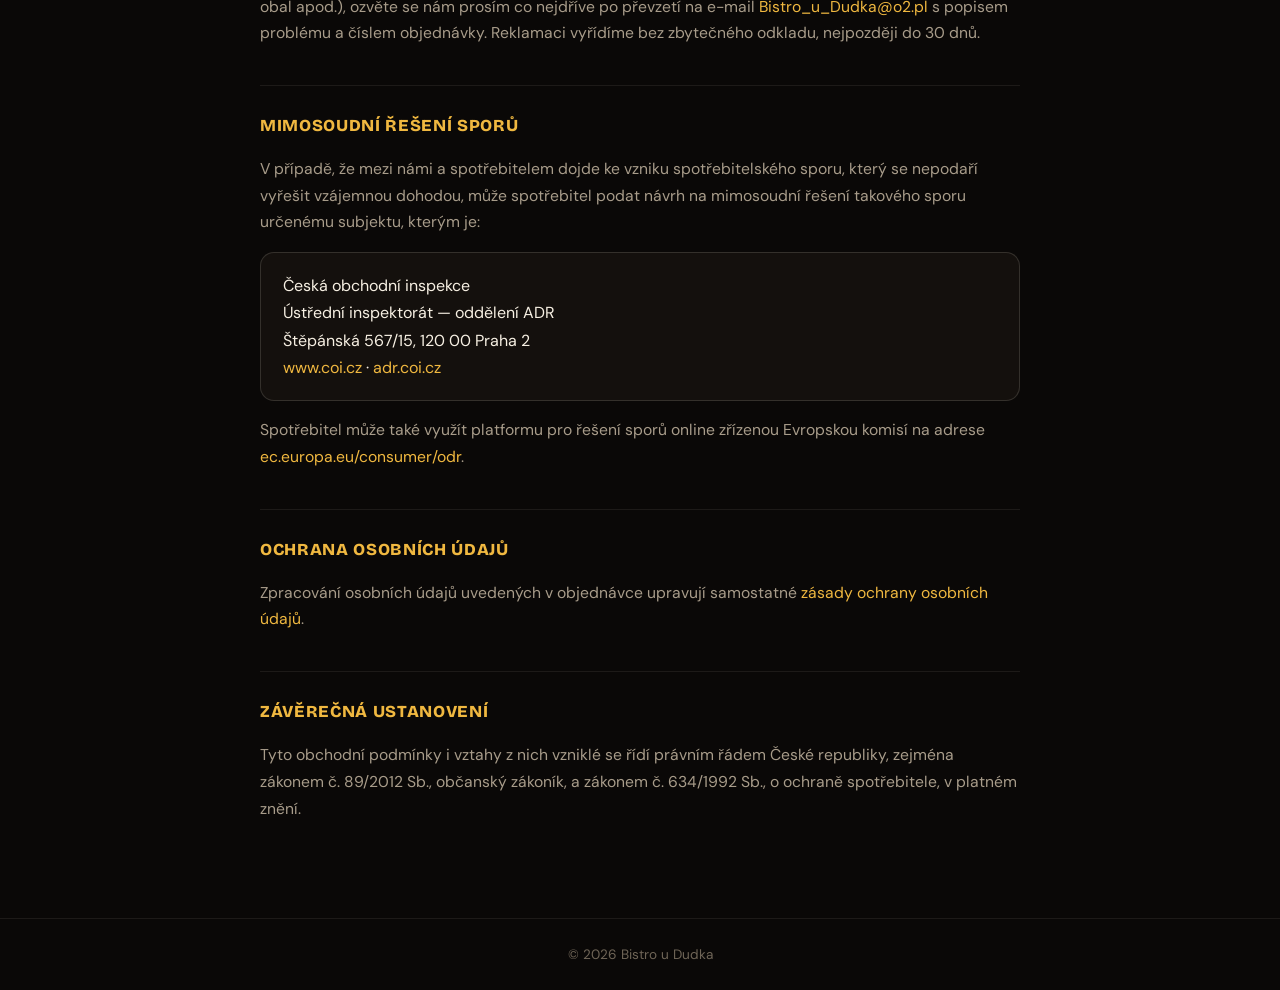
<file: obchodni-podminky.html>
<!DOCTYPE html>
<html lang="cs">
<head>
<meta charset="UTF-8" />
<meta name="viewport" content="width=device-width, initial-scale=1.0" />
<title>Obchodní podmínky — Bistro u Dudka</title>
<meta name="description" content="Obchodní podmínky objednávek — Bistro u Dudka, Jaroměř." />
<meta name="robots" content="noindex" />
<link rel="icon" type="image/png" href="images/favicon-32.png" />
<link href="fonts/fonts.css" rel="stylesheet">
<style>
  :root {
    --bg: #0a0807;
    --bg-elev: #14100d;
    --ink: #f7f0e3;
    --ink-soft: #a89c8a;
    --ink-mute: #6f6557;
    --red: #e11d1d;
    --gold: #f0b840;
    --line: rgba(247,240,227,.08);
    --line-strong: rgba(247,240,227,.14);
    --display: 'Anton', 'Bricolage Grotesque', system-ui, sans-serif;
    --grotesque: 'Bricolage Grotesque', system-ui, sans-serif;
    --body: 'DM Sans', system-ui, -apple-system, sans-serif;
  }
  * { box-sizing: border-box; }
  body {
    margin: 0;
    font-family: var(--body);
    background: var(--bg);
    color: var(--ink);
    line-height: 1.7;
    -webkit-font-smoothing: antialiased;
  }
  a { color: var(--gold); text-decoration: none; }
  a:hover { text-decoration: underline; }
  .wrap { width: min(760px, 100% - 2.5rem); margin-inline: auto; padding: 3rem 0 5rem; }
  .back {
    display: inline-flex; align-items: center; gap: .4rem;
    font-family: var(--grotesque); font-weight: 700; font-size: .85rem;
    letter-spacing: .06em; text-transform: uppercase; color: var(--ink-soft);
    margin-bottom: 2rem;
  }
  .back:hover { color: var(--gold); }
  h1 {
    font-family: var(--display); font-weight: 400; text-transform: uppercase;
    font-size: clamp(1.8rem, 4vw, 2.6rem); margin: 0 0 .5rem; line-height: 1.05;
  }
  .updated { color: var(--ink-mute); font-size: .9rem; margin-bottom: 2.5rem; }
  h2 {
    font-family: var(--grotesque); font-weight: 800; text-transform: uppercase;
    letter-spacing: .04em; font-size: 1.05rem; color: var(--gold);
    margin: 2.4rem 0 .8rem; padding-top: 1.6rem; border-top: 1px solid var(--line);
  }
  h2:first-of-type { border-top: none; padding-top: 0; margin-top: 0; }
  p, li { color: var(--ink-soft); font-size: .98rem; }
  ul { padding-left: 1.3rem; }
  li { margin-bottom: .5rem; }
  strong { color: var(--ink); }
  .box {
    background: var(--bg-elev); border: 1px solid var(--line-strong);
    border-radius: 14px; padding: 1.2rem 1.4rem; margin: 1rem 0;
  }
  footer.site {
    border-top: 1px solid var(--line); padding: 1.5rem 0; text-align: center;
    color: var(--ink-mute); font-size: .85rem;
  }
</style>
</head>
<body>
<div class="wrap">
  <a class="back" href="index.html">← Zpět na bistroududka.cz</a>
  <h1>Obchodní podmínky</h1>
  <div class="updated">Poslední aktualizace: 17. 10. 2026</div>

  <h2>Kdo objednávku vyřizuje</h2>
  <div class="box">
    <strong>Bistro u Dudka</strong><br>
    Náchodská 571, 551 01 Jaroměř<br>
    IČO: 21924180<br>
    E-mail: <a href="mailto:Bistro_u_Dudka@o2.pl">Bistro_u_Dudka@o2.pl</a>
  </div>
  <p>Tyto podmínky platí pro objednávky jídla učiněné přes online objednávkový systém na bistroududka.cz a jeho podstránkách, s osobním odběrem na provozovně nebo s rozvozem po Jaroměři a okolí.</p>

  <h2>Objednávka a uzavření smlouvy</h2>
  <p>Kupní smlouva vzniká odesláním objednávky přes objednávkový formulář a jejím následným potvrzením (přijetím) obsluhou bistra. Před odesláním objednávky vidíte v košíku kompletní rekapitulaci položek a celkovou cenu včetně případné dopravy a obalu.</p>

  <h2>Ceny a platba</h2>
  <p>Všechny ceny na webu jsou uvedeny v korunách českých (Kč) a jsou konečné — žádné skryté poplatky navíc kromě případného příplatku za dopravu a obal, které vidíte v košíku ještě před odesláním objednávky. Platí se výhradně až při převzetí objednávky, a to hotově nebo platební kartou. Online přes web se žádné platební údaje nezadávají ani nezpracovávají.</p>

  <h2>Dodání a osobní odběr</h2>
  <p>Objednávku doručujeme po Jaroměři a okolí dle zón a cen uvedených v objednávkovém systému, nebo si ji můžete vyzvednout osobně na provozovně. Orientační doba přípravy a doručení je uvedena na webu; jde o jídlo připravované na místě, proto se skutečný čas může podle vytíženosti kuchyně lišit.</p>

  <h2>Alergeny</h2>
  <p>Naše jídla mohou obsahovat alergeny dle nařízení EU č. 1169/2011 (lepek, mléko, vejce, hořčice, sója, ořechy a další). Informace o alergenech v konkrétním pokrmu vám rádi sdělíme před objednáním — napište nám na <a href="mailto:Bistro_u_Dudka@o2.pl">Bistro_u_Dudka@o2.pl</a> nebo se zeptejte osobně na provozovně.</p>

  <h2>Odstoupení od smlouvy</h2>
  <p>Jídlo je zboží rychle podléhající zkáze a připravuje se čerstvě na objednávku, proto se podle § 1837 písm. e) občanského zákoníku na tyto objednávky <strong>nevztahuje právo na odstoupení od smlouvy do 14 dnů</strong>, které jinak mají spotřebitelé u běžných e-shopů.</p>

  <h2>Reklamace</h2>
  <p>Pokud s objednávkou něco nebylo v pořádku (chybějící položka, nesprávně připravené jídlo, poškozený obal apod.), ozvěte se nám prosím co nejdříve po převzetí na e-mail <a href="mailto:Bistro_u_Dudka@o2.pl">Bistro_u_Dudka@o2.pl</a> s popisem problému a číslem objednávky. Reklamaci vyřídíme bez zbytečného odkladu, nejpozději do 30 dnů.</p>

  <h2>Mimosoudní řešení sporů</h2>
  <p>V případě, že mezi námi a spotřebitelem dojde ke vzniku spotřebitelského sporu, který se nepodaří vyřešit vzájemnou dohodou, může spotřebitel podat návrh na mimosoudní řešení takového sporu určenému subjektu, kterým je:</p>
  <div class="box">
    Česká obchodní inspekce<br>
    Ústřední inspektorát — oddělení ADR<br>
    Štěpánská 567/15, 120 00 Praha 2<br>
    <a href="https://www.coi.cz" target="_blank" rel="noopener">www.coi.cz</a> · <a href="https://adr.coi.cz" target="_blank" rel="noopener">adr.coi.cz</a>
  </div>
  <p>Spotřebitel může také využít platformu pro řešení sporů online zřízenou Evropskou komisí na adrese <a href="https://ec.europa.eu/consumer/odr" target="_blank" rel="noopener">ec.europa.eu/consumer/odr</a>.</p>

  <h2>Ochrana osobních údajů</h2>
  <p>Zpracování osobních údajů uvedených v objednávce upravují samostatné <a href="ochrana-osobnich-udaju.html">zásady ochrany osobních údajů</a>.</p>

  <h2>Závěrečná ustanovení</h2>
  <p>Tyto obchodní podmínky i vztahy z nich vzniklé se řídí právním řádem České republiky, zejména zákonem č. 89/2012 Sb., občanský zákoník, a zákonem č. 634/1992 Sb., o ochraně spotřebitele, v platném znění.</p>
</div>
<footer class="site">© 2026 Bistro u Dudka</footer>
</body>
</html>
</file>
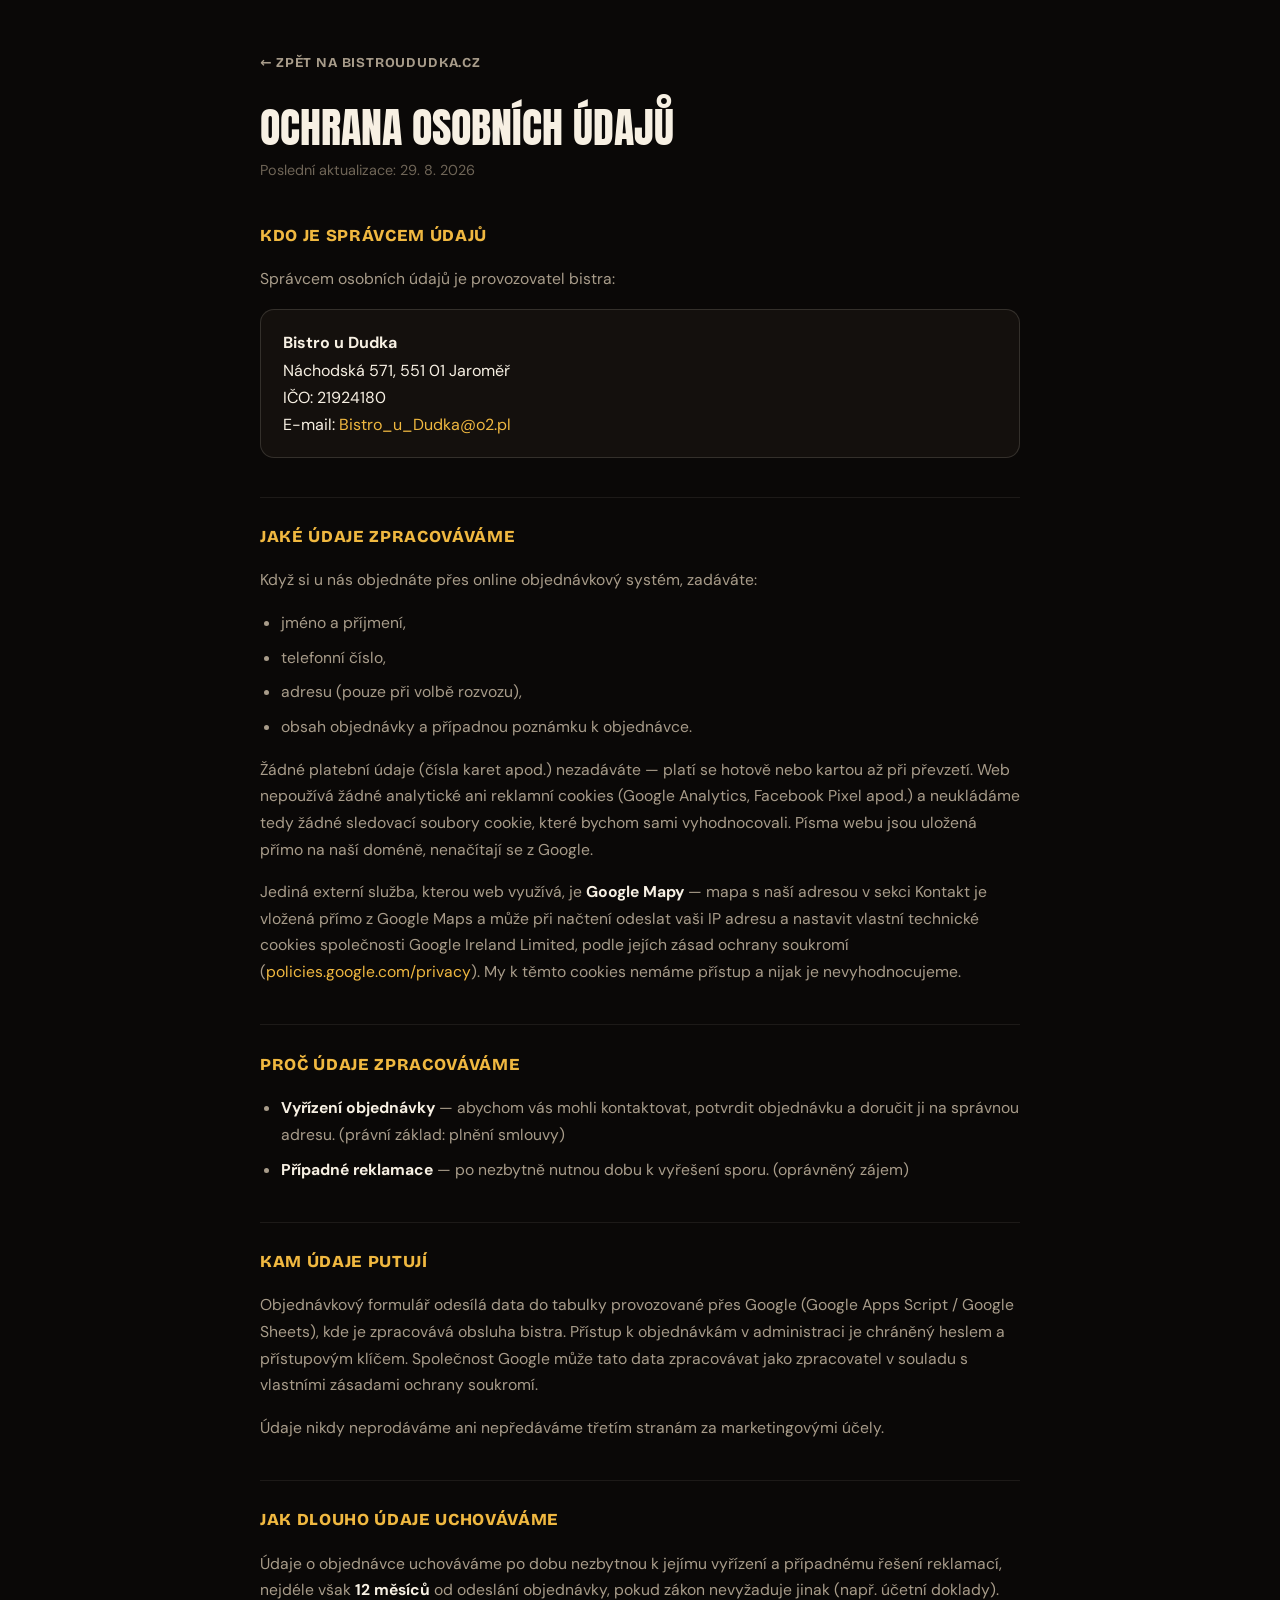
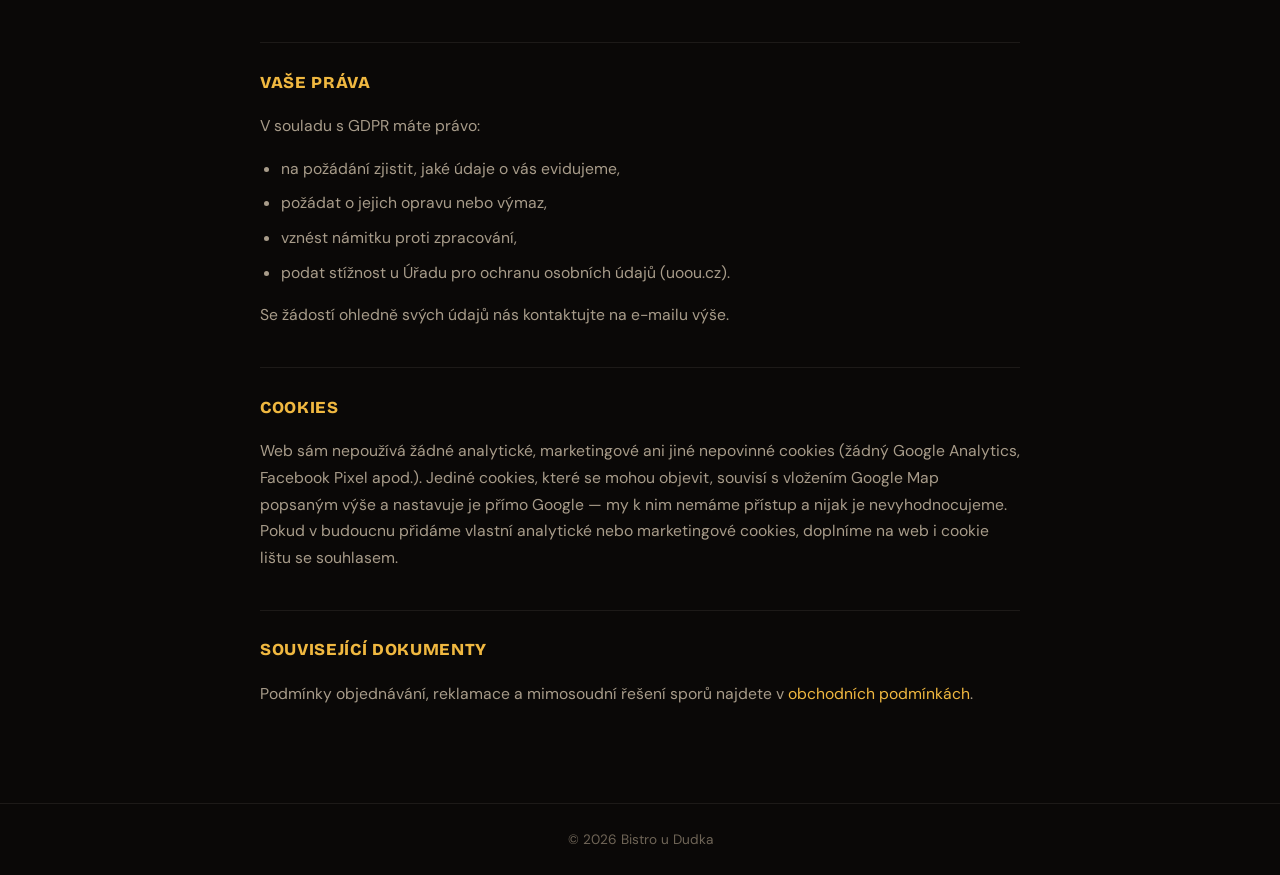
<file: ochrana-osobnich-udaju.html>
<!DOCTYPE html>
<html lang="cs">
<head>
<meta charset="UTF-8" />
<meta name="viewport" content="width=device-width, initial-scale=1.0" />
<title>Ochrana osobních údajů — Bistro u Dudka</title>
<meta name="description" content="Zásady zpracování a ochrany osobních údajů — Bistro u Dudka, Jaroměř." />
<meta name="robots" content="noindex" />
<link rel="icon" type="image/png" href="images/favicon-32.png" />
<link href="fonts/fonts.css" rel="stylesheet">
<style>
  :root {
    --bg: #0a0807;
    --bg-elev: #14100d;
    --ink: #f7f0e3;
    --ink-soft: #a89c8a;
    --ink-mute: #6f6557;
    --red: #e11d1d;
    --gold: #f0b840;
    --line: rgba(247,240,227,.08);
    --line-strong: rgba(247,240,227,.14);
    --display: 'Anton', 'Bricolage Grotesque', system-ui, sans-serif;
    --grotesque: 'Bricolage Grotesque', system-ui, sans-serif;
    --body: 'DM Sans', system-ui, -apple-system, sans-serif;
  }
  * { box-sizing: border-box; }
  body {
    margin: 0;
    font-family: var(--body);
    background: var(--bg);
    color: var(--ink);
    line-height: 1.7;
    -webkit-font-smoothing: antialiased;
  }
  a { color: var(--gold); text-decoration: none; }
  a:hover { text-decoration: underline; }
  .wrap { width: min(760px, 100% - 2.5rem); margin-inline: auto; padding: 3rem 0 5rem; }
  .back {
    display: inline-flex; align-items: center; gap: .4rem;
    font-family: var(--grotesque); font-weight: 700; font-size: .85rem;
    letter-spacing: .06em; text-transform: uppercase; color: var(--ink-soft);
    margin-bottom: 2rem;
  }
  .back:hover { color: var(--gold); }
  h1 {
    font-family: var(--display); font-weight: 400; text-transform: uppercase;
    font-size: clamp(1.8rem, 4vw, 2.6rem); margin: 0 0 .5rem; line-height: 1.05;
  }
  .updated { color: var(--ink-mute); font-size: .9rem; margin-bottom: 2.5rem; }
  h2 {
    font-family: var(--grotesque); font-weight: 800; text-transform: uppercase;
    letter-spacing: .04em; font-size: 1.05rem; color: var(--gold);
    margin: 2.4rem 0 .8rem; padding-top: 1.6rem; border-top: 1px solid var(--line);
  }
  h2:first-of-type { border-top: none; padding-top: 0; margin-top: 0; }
  p, li { color: var(--ink-soft); font-size: .98rem; }
  ul { padding-left: 1.3rem; }
  li { margin-bottom: .5rem; }
  strong { color: var(--ink); }
  .box {
    background: var(--bg-elev); border: 1px solid var(--line-strong);
    border-radius: 14px; padding: 1.2rem 1.4rem; margin: 1rem 0;
  }
  .fill {
    color: var(--red); font-weight: 700;
  }
  footer.site {
    border-top: 1px solid var(--line); padding: 1.5rem 0; text-align: center;
    color: var(--ink-mute); font-size: .85rem;
  }
</style>
</head>
<body>
<div class="wrap">
  <a class="back" href="index.html">← Zpět na bistroududka.cz</a>
  <h1>Ochrana osobních údajů</h1>
  <div class="updated">Poslední aktualizace: 29. 8. 2026</div>

  <h2>Kdo je správcem údajů</h2>
  <p>Správcem osobních údajů je provozovatel bistra:</p>
  <div class="box">
    <strong>Bistro u Dudka</strong><br>
    Náchodská 571, 551 01 Jaroměř<br>
    IČO: 21924180<br>
    E-mail: <a href="mailto:Bistro_u_Dudka@o2.pl">Bistro_u_Dudka@o2.pl</a>
  </div>

  <h2>Jaké údaje zpracováváme</h2>
  <p>Když si u nás objednáte přes online objednávkový systém, zadáváte:</p>
  <ul>
    <li>jméno a příjmení,</li>
    <li>telefonní číslo,</li>
    <li>adresu (pouze při volbě rozvozu),</li>
    <li>obsah objednávky a případnou poznámku k objednávce.</li>
  </ul>
  <p>Žádné platební údaje (čísla karet apod.) nezadáváte — platí se hotově nebo kartou až při převzetí. Web nepoužívá žádné analytické ani reklamní cookies (Google Analytics, Facebook Pixel apod.) a neukládáme tedy žádné sledovací soubory cookie, které bychom sami vyhodnocovali. Písma webu jsou uložená přímo na naší doméně, nenačítají se z Google.</p>
  <p>Jediná externí služba, kterou web využívá, je <strong>Google Mapy</strong> — mapa s naší adresou v sekci Kontakt je vložená přímo z Google Maps a může při načtení odeslat vaši IP adresu a nastavit vlastní technické cookies společnosti Google Ireland Limited, podle jejích zásad ochrany soukromí (<a href="https://policies.google.com/privacy" target="_blank" rel="noopener">policies.google.com/privacy</a>). My k těmto cookies nemáme přístup a nijak je nevyhodnocujeme.</p>

  <h2>Proč údaje zpracováváme</h2>
  <ul>
    <li><strong>Vyřízení objednávky</strong> — abychom vás mohli kontaktovat, potvrdit objednávku a doručit ji na správnou adresu. (právní základ: plnění smlouvy)</li>
    <li><strong>Případné reklamace</strong> — po nezbytně nutnou dobu k vyřešení sporu. (oprávněný zájem)</li>
  </ul>

  <h2>Kam údaje putují</h2>
  <p>Objednávkový formulář odesílá data do tabulky provozované přes Google (Google Apps Script / Google Sheets), kde je zpracovává obsluha bistra. Přístup k objednávkám v administraci je chráněný heslem a přístupovým klíčem. Společnost Google může tato data zpracovávat jako zpracovatel v souladu s vlastními zásadami ochrany soukromí.</p>
  <p>Údaje nikdy neprodáváme ani nepředáváme třetím stranám za marketingovými účely.</p>

  <h2>Jak dlouho údaje uchováváme</h2>
  <p>Údaje o objednávce uchováváme po dobu nezbytnou k jejímu vyřízení a případnému řešení reklamací, nejdéle však <strong>12 měsíců</strong> od odeslání objednávky, pokud zákon nevyžaduje jinak (např. účetní doklady).</p>

  <h2>Vaše práva</h2>
  <p>V souladu s GDPR máte právo:</p>
  <ul>
    <li>na požádání zjistit, jaké údaje o vás evidujeme,</li>
    <li>požádat o jejich opravu nebo výmaz,</li>
    <li>vznést námitku proti zpracování,</li>
    <li>podat stížnost u Úřadu pro ochranu osobních údajů (uoou.cz).</li>
  </ul>
  <p>Se žádostí ohledně svých údajů nás kontaktujte na e-mailu výše.</p>

  <h2>Cookies</h2>
  <p>Web sám nepoužívá žádné analytické, marketingové ani jiné nepovinné cookies (žádný Google Analytics, Facebook Pixel apod.). Jediné cookies, které se mohou objevit, souvisí s vložením Google Map popsaným výše a nastavuje je přímo Google — my k nim nemáme přístup a nijak je nevyhodnocujeme. Pokud v budoucnu přidáme vlastní analytické nebo marketingové cookies, doplníme na web i cookie lištu se souhlasem.</p>

  <h2>Související dokumenty</h2>
  <p>Podmínky objednávání, reklamace a mimosoudní řešení sporů najdete v <a href="obchodni-podminky.html">obchodních podmínkách</a>.</p>
</div>
<footer class="site">© 2026 Bistro u Dudka</footer>
</body>
</html>
</file>
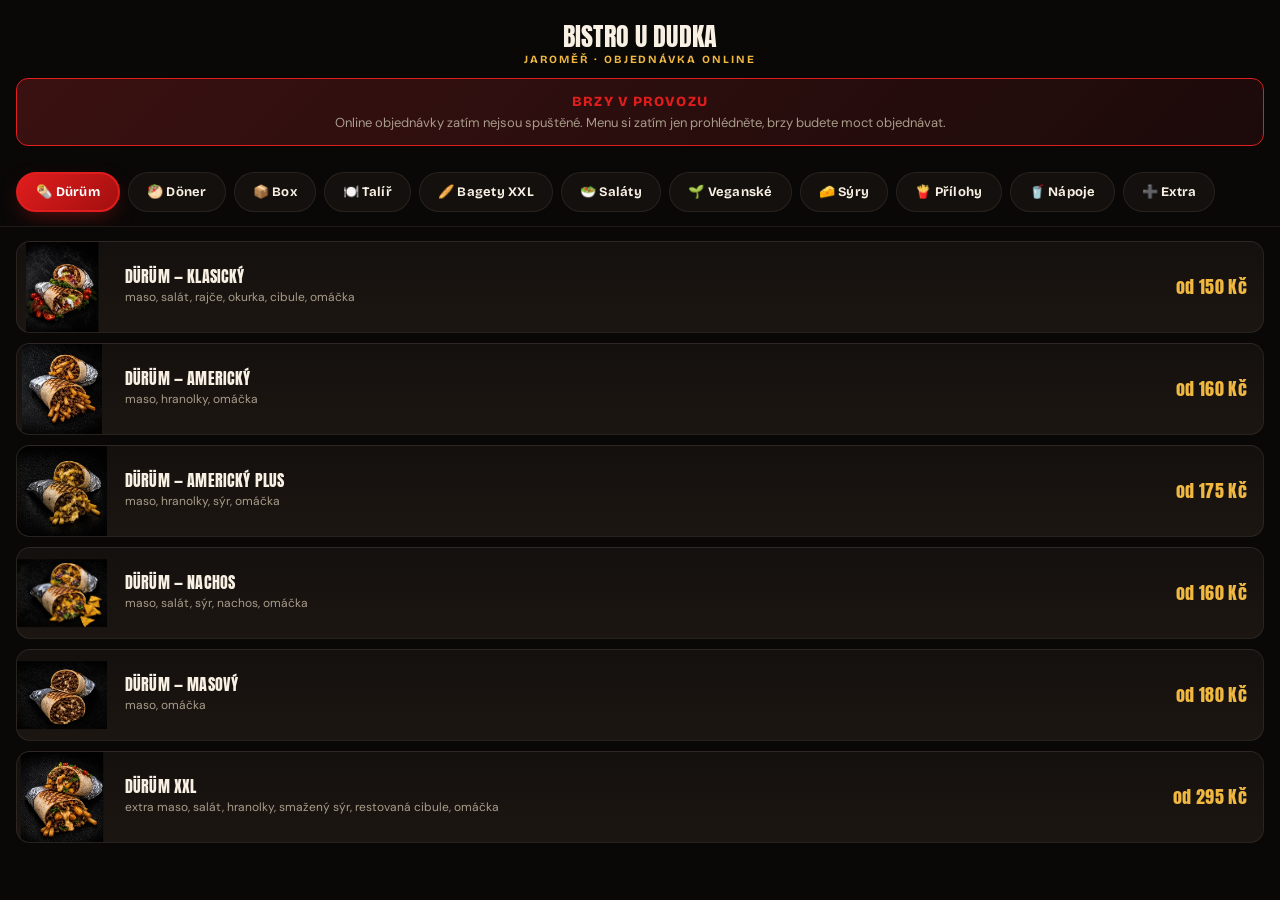
<file: objednat/objednavka.html>
<!DOCTYPE html>
<html lang="cs">
<head>
<meta charset="UTF-8"/>
<meta name="viewport" content="width=device-width,initial-scale=1.0"/>
<title>Objednávka — Bistro u Dudka</title>
<meta name="description" content="Online objednávka jídla z Bistra u Dudka. Kebab, dürüm, döner, bagety, saláty. Rozvoz po Jaroměři a okolí."/>
<meta name="theme-color" content="#0a0807"/>
<link rel="canonical" href="https://bistroududka.cz/objednat/objednavka.html"/>
<link rel="icon" type="image/png" href="../images/mascot-removebg-preview.webp"/>
<link href="../fonts/fonts.css" rel="stylesheet">
<script src="vendor/react.production.min.js" defer></script>
<script src="vendor/react-dom.production.min.js" defer></script>
<script>window.onerror=function(m){var r=document.getElementById("root");if(!r)return;r.textContent="";var w=document.createElement("div");w.style.cssText="padding:40px;color:#e11d1d;font-family:sans-serif;text-align:center";var h=document.createElement("h2");h.textContent="Chyba";var q=document.createElement("p");q.textContent=String(m);w.appendChild(h);w.appendChild(q);r.appendChild(w)}</script>
<style>
*{box-sizing:border-box;margin:0}
body{margin:0;background:#0a0807;font-family:'DM Sans',system-ui,sans-serif;color:#f7f0e3;-webkit-font-smoothing:antialiased}
::-webkit-scrollbar{display:none}
input:focus,textarea:focus{border-color:#e11d1d!important;outline:none}
@media(min-width:640px){.modal-overlay{align-items:center!important}.modal-box{border-radius:24px!important}}
#root{min-height:100vh}
</style>
</head>
<body>
<div id="root"><div style="display:flex;align-items:center;justify-content:center;min-height:100vh;color:#a89c8a;font-family:sans-serif;flex-direction:column;gap:16px"><div style="width:40px;height:40px;border:3px solid rgba(247,240,227,.1);border-top-color:#e11d1d;border-radius:50%;animation:spin 1s linear infinite"></div><div>Načítám objednávkový systém…</div></div></div>
<style>@keyframes spin{to{transform:rotate(360deg)}}</style>
<script src="app.js" defer></script>
</body>
</html>
</file>
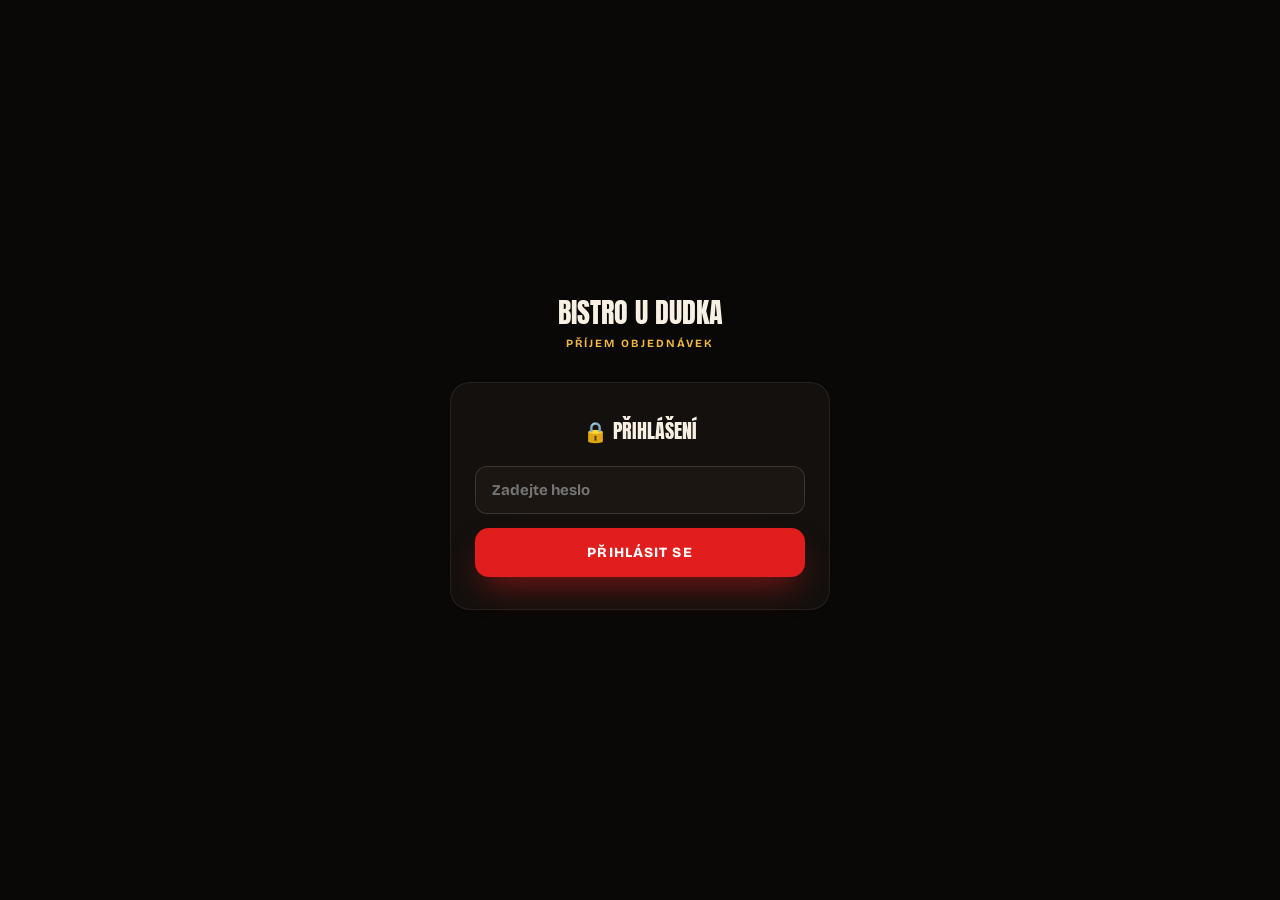
<file: objednat/prijem.html>
<!DOCTYPE html>
<html lang="cs">
<head>
<meta charset="UTF-8"/>
<meta name="viewport" content="width=device-width,initial-scale=1.0"/>
<title>Příjem objednávek — Bistro u Dudka</title>
<meta name="theme-color" content="#0a0807"/>
<meta name="robots" content="noindex,nofollow"/>
<link rel="icon" type="image/png" href="../images/mascot-removebg-preview.webp"/>
<link href="../fonts/fonts.css" rel="stylesheet">
<style>
*{box-sizing:border-box;margin:0}
body{margin:0;background:#0a0807;font-family:'DM Sans',system-ui,sans-serif;color:#f7f0e3;-webkit-font-smoothing:antialiased}
::-webkit-scrollbar{width:6px}
::-webkit-scrollbar-track{background:#14100d}
::-webkit-scrollbar-thumb{background:#333;border-radius:3px}
.header{padding:20px 24px;display:flex;justify-content:space-between;align-items:center;border-bottom:1px solid rgba(247,240,227,.08)}
.title{font-family:'Anton',sans-serif;font-size:24px;text-transform:uppercase;color:#f7f0e3}
.subtitle{font-family:'Bricolage Grotesque',sans-serif;font-size:11px;color:#f0b840;font-weight:700;letter-spacing:.18em;text-transform:uppercase;margin-top:2px}
.status-bar{display:flex;align-items:center;gap:16px}
.dot{width:10px;height:10px;border-radius:50%;animation:pulse 2s infinite}
.dot.on{background:#3fcf6a}
.dot.off{background:#e11d1d;animation:none}
@keyframes pulse{0%,100%{opacity:1}50%{opacity:.4}}
.status-text{font-family:'Bricolage Grotesque',sans-serif;font-size:12px;font-weight:700;color:#a89c8a}
.sound-btn{padding:8px 16px;border-radius:10px;border:1.5px solid rgba(247,240,227,.14);background:#14100d;color:#f7f0e3;font-family:'Bricolage Grotesque',sans-serif;font-weight:700;font-size:12px;cursor:pointer;letter-spacing:.05em;text-transform:uppercase;transition:.2s}
.sound-btn:hover{border-color:#e11d1d}
.sound-btn.muted{opacity:.4}
.stats{display:flex;gap:12px;padding:16px 24px;border-bottom:1px solid rgba(247,240,227,.08)}
.stat{flex:1;background:#14100d;border:1px solid rgba(247,240,227,.08);border-radius:14px;padding:14px 16px;text-align:center}
.stat-num{font-family:'Anton',sans-serif;font-size:28px;color:#f0b840}
.stat-label{font-family:'Bricolage Grotesque',sans-serif;font-size:10px;font-weight:800;letter-spacing:.15em;text-transform:uppercase;color:#a89c8a;margin-top:2px}
.stat.nova .stat-num{color:#e11d1d}
.stat.hotovo .stat-num{color:#3fcf6a}
.orders{padding:16px 24px;display:flex;flex-direction:column;gap:12px}
.empty{text-align:center;padding:80px 20px;color:#a89c8a;font-size:15px}
.order{background:linear-gradient(180deg,#14100d,#1c1612);border:1.5px solid rgba(247,240,227,.08);border-radius:16px;padding:20px;transition:.3s}
.order.nova{border-color:#e11d1d;box-shadow:0 0 24px -8px rgba(225,29,29,.3)}
.order.pripravuje{border-color:#f0b840;box-shadow:0 0 24px -8px rgba(240,184,64,.2)}
.order.hotovo{opacity:.5;border-color:rgba(247,240,227,.06)}
.order-head{display:flex;justify-content:space-between;align-items:flex-start;margin-bottom:12px}
.order-id{font-family:'Anton',sans-serif;font-size:20px;color:#f7f0e3;text-transform:uppercase}
.order-time{font-family:'DM Sans',sans-serif;font-size:13px;color:#a89c8a}
.order-badge{padding:6px 14px;border-radius:8px;font-family:'Bricolage Grotesque',sans-serif;font-weight:800;font-size:11px;letter-spacing:.1em;text-transform:uppercase;border:none;cursor:pointer;transition:.2s}
.order-badge.nova{background:#e11d1d;color:#fff}
.order-badge.pripravuje{background:#f0b840;color:#0a0807}
.order-badge.hotovo{background:#3fcf6a;color:#0a0807}
.order-badge:hover{transform:scale(1.05)}
.order-info{display:flex;flex-wrap:wrap;gap:8px 20px;margin-bottom:12px;padding-bottom:12px;border-bottom:1px solid rgba(247,240,227,.08)}
.order-info-item{font-family:'Bricolage Grotesque',sans-serif;font-size:13px;font-weight:600}
.order-info-item span{color:#a89c8a;margin-right:4px}
.order-items{font-family:'DM Sans',sans-serif;font-size:14px;color:#f7f0e3;white-space:pre-line;line-height:1.6;margin-bottom:12px}
.order-note{background:rgba(240,184,64,.08);border:1px solid rgba(240,184,64,.2);border-radius:10px;padding:10px 14px;font-family:'DM Sans',sans-serif;font-size:13px;color:#f0b840;margin-bottom:12px}
.order-total{font-family:'Anton',sans-serif;font-size:22px;color:#f0b840;text-align:right}
.flash{animation:flashIn .6s ease}
@keyframes flashIn{0%{transform:scale(.95);opacity:0}50%{transform:scale(1.01)}100%{transform:scale(1);opacity:1}}
.sound-banner{position:fixed;top:0;left:0;right:0;background:linear-gradient(135deg,#e11d1d,#a30f0f);color:#fff;text-align:center;padding:16px;font-family:'Bricolage Grotesque',sans-serif;font-weight:800;font-size:14px;letter-spacing:.08em;text-transform:uppercase;cursor:pointer;z-index:999;box-shadow:0 4px 20px rgba(225,29,29,.5)}
.sound-banner:hover{background:linear-gradient(135deg,#ff3333,#c01515)}
 
/* Toggle switch */
.toggle-bar{display:flex;align-items:center;justify-content:center;gap:16px;padding:16px 24px;border-bottom:1px solid rgba(247,240,227,.08);background:#14100d}
.toggle-wrap{display:flex;align-items:center;gap:14px;padding:12px 24px;border-radius:14px;border:1.5px solid rgba(247,240,227,.08);cursor:pointer;transition:.3s;user-select:none}
.toggle-wrap.on{border-color:#3fcf6a;background:rgba(63,207,106,.06)}
.toggle-wrap.off{border-color:#e11d1d;background:rgba(225,29,29,.06)}
.toggle-track{width:56px;height:30px;border-radius:15px;position:relative;transition:.3s}
.toggle-track.on{background:#3fcf6a}
.toggle-track.off{background:#e11d1d}
.toggle-knob{width:24px;height:24px;border-radius:50%;background:#fff;position:absolute;top:3px;transition:.3s;box-shadow:0 2px 6px rgba(0,0,0,.3)}
.toggle-knob.on{left:29px}
.toggle-knob.off{left:3px}
.toggle-label{font-family:'Bricolage Grotesque',sans-serif;font-weight:800;font-size:14px;letter-spacing:.08em;text-transform:uppercase}
.toggle-label.on{color:#3fcf6a}
.toggle-label.off{color:#e11d1d}
.toggle-sub{font-family:'DM Sans',sans-serif;font-size:11px;color:#a89c8a;margin-top:2px}
 
@media(max-width:900px){
  .header{flex-direction:column;gap:10px;text-align:center}
  .status-bar{flex-wrap:wrap;justify-content:center}
  .stats{gap:8px;padding:12px 16px}
  .stat{padding:10px 8px}
  .stat-num{font-size:22px}
  .orders{padding:12px 16px}
}
@media(max-width:540px){
  .header{padding:12px 14px;gap:8px;flex-direction:column;text-align:center}
  .title{font-size:15px;letter-spacing:.02em}
  .subtitle{font-size:8px;letter-spacing:.1em;margin-top:1px}
  .status-bar{gap:6px;justify-content:center;flex-wrap:wrap}
  .status-text{font-size:9px;order:3;width:100%;text-align:center;margin-top:2px}
  .dot{width:8px;height:8px;display:none}
  .sound-btn{padding:6px 10px;font-size:9px;letter-spacing:.03em}
  .stats{display:grid;grid-template-columns:1fr 1fr;gap:6px;padding:10px 12px}
  .stat{padding:10px 6px;border-radius:10px}
  .stat-num{font-size:22px}
  .stat-label{font-size:7px;letter-spacing:.1em}
  .orders{padding:10px 12px;gap:10px}
  .order{padding:14px;border-radius:12px}
  .order-id{font-size:15px}
  .order-time{font-size:10px}
  .order-badge{padding:8px 14px;font-size:11px;width:100%;text-align:center;border-radius:10px}
  .order-head{flex-direction:column;gap:8px}
  .order-info{flex-direction:column;gap:4px}
  .order-info-item{font-size:12px}
  .order-items{font-size:12px;line-height:1.5}
  .order-note{font-size:11px;padding:8px 12px}
  .order-total{font-size:18px}
  .sound-banner{font-size:11px;padding:12px;letter-spacing:.04em}
  .toggle-bar{padding:12px 14px}
  .toggle-wrap{padding:10px 16px;gap:10px}
  .toggle-label{font-size:12px}
  .toggle-track{width:48px;height:26px}
  .toggle-knob{width:20px;height:20px}
  .toggle-knob.on{left:25px}
}
</style>
</head>
<body>
<div id="soundBanner" class="sound-banner" onclick="activateSound()" style="display:none">
  🔔 KLIKNĚTE SEM PRO AKTIVACI ZVUKOVÝCH UPOZORNĚNÍ
</div>
<div id="loginScreen" style="display:flex;align-items:center;justify-content:center;min-height:100vh;padding:24px">
  <div style="width:100%;max-width:380px;text-align:center">
    <div style="font-family:'Anton',sans-serif;font-size:28px;text-transform:uppercase;color:#f7f0e3;margin-bottom:4px">Bistro u Dudka</div>
    <div style="font-family:'Bricolage Grotesque',sans-serif;font-size:11px;color:#f0b840;font-weight:700;letter-spacing:.18em;text-transform:uppercase;margin-bottom:32px">Příjem objednávek</div>
    <div style="background:#14100d;border:1.5px solid rgba(247,240,227,.08);border-radius:20px;padding:32px 24px">
      <div style="font-family:'Anton',sans-serif;font-size:20px;color:#f7f0e3;text-transform:uppercase;margin-bottom:20px;text-align:center">🔒 Přihlášení</div>
      <input type="password" id="pwdInput" placeholder="Zadejte heslo" onkeydown="if(event.key==='Enter')doLogin()" style="width:100%;padding:14px 16px;border-radius:12px;border:1.5px solid rgba(247,240,227,.14);background:#1c1612;color:#f7f0e3;font-size:15px;outline:none;font-family:'Bricolage Grotesque',sans-serif;font-weight:600;box-sizing:border-box;margin-bottom:14px"/>
      <div id="loginErr" style="color:#e11d1d;font-size:13px;margin-bottom:12px;font-family:'DM Sans',sans-serif;display:none">Špatné heslo</div>
      <button onclick="doLogin()" style="width:100%;padding:16px 0;border-radius:14px;border:none;background:#e11d1d;color:#fff;font-family:'Bricolage Grotesque',sans-serif;font-weight:800;font-size:14px;letter-spacing:.08em;text-transform:uppercase;cursor:pointer;box-shadow:0 16px 32px -10px rgba(225,29,29,.55)">Přihlásit se</button>
    </div>
  </div>
</div>
<div id="appMain" style="display:none">
<div class="header">
  <div>
    <div class="title">Bistro u Dudka — Příjem</div>
    <div class="subtitle" id="dateLabel"></div>
  </div>
  <div class="status-bar">
    <div class="dot on" id="statusDot"></div>
    <span class="status-text" id="statusText">Připojeno</span>
    <button class="sound-btn" id="soundBtn" onclick="toggleSound()">🔔 Zvuk ZAP</button>
    <button class="sound-btn" onclick="doLogout()" style="margin-left:4px">🚪 Odhlásit</button>
  </div>
</div>
 
<!-- TOGGLE OBJEDNÁVEK -->
<div class="toggle-bar">
  <div class="toggle-wrap on" id="toggleWrap" onclick="toggleOrders()">
    <div>
      <div class="toggle-label on" id="toggleLabel">📦 Objednávky ZAPNUTY</div>
      <div class="toggle-sub" id="toggleSub">Zákazníci mohou objednávat</div>
    </div>
    <div class="toggle-track on" id="toggleTrack">
      <div class="toggle-knob on" id="toggleKnob"></div>
    </div>
  </div>
</div>
 
<div class="stats">
  <div class="stat nova"><div class="stat-num" id="countNova">0</div><div class="stat-label">Nové</div></div>
  <div class="stat"><div class="stat-num" id="countPripravuje">0</div><div class="stat-label">Připravuje se</div></div>
  <div class="stat hotovo"><div class="stat-num" id="countHotovo">0</div><div class="stat-label">Hotovo</div></div>
  <div class="stat"><div class="stat-num" id="countTotal">0 Kč</div><div class="stat-label">Tržba dnes</div></div>
</div>
<div class="orders" id="orderList">
  <div class="empty">Čekám na objednávky…</div>
</div>
</div>
 
<script>
const API = "https://script.google.com/macros/s/AKfycbyPYl1BXe_2rVVTPjMyHN4MVwOO0_nzuSkjMLp4YFoR8fGcAcKAzaQZOTP4M_qxWsXl/exec";
// Heslo se NIKDY nekontroluje tady v prohlížeči — jen ho pošleme na server
// (Apps Script), který ho porovná s hodnotou uloženou ve Vlastnostech
// skriptu. Teprve po úspěšném přihlášení server vrátí ADMIN_KEY, kterým se
// autorizují další požadavky. Žádné tajemství tak není napsané v tomto
// souboru, který si může kdokoliv zobrazit přes "zobrazit zdroj".

const POLL_INTERVAL = 10000;
let knownIds = new Set();
let soundEnabled = true;
let audioCtx = null;
let audioReady = false;
let firstLoad = true;
let pollTimer = null;
let ordersEnabled = true;
let adminKey = sessionStorage.getItem("bistro_key") || "";

function withKey(url) {
  return url + "&key=" + encodeURIComponent(adminKey);
}
 
// ====== TOGGLE OBJEDNÁVEK ======
function toggleOrders() {
  var newState = !ordersEnabled;
  var label = newState ? "Zapínám…" : "Vypínám…";
  document.getElementById("toggleLabel").textContent = label;
 
  fetch(withKey(API + "?action=toggleOrders&enabled=" + newState))
    .then(function(r) { return r.json(); })
    .then(function(d) {
      if (d && d.error === "unauthorized") { doLogout(); return; }
      ordersEnabled = d.enabled !== false;
      updateToggleUI();
    })
    .catch(function() {
      // Fallback — toggle anyway
      ordersEnabled = newState;
      updateToggleUI();
    });
}
 
function checkOrderStatus() {
  fetch(API + "?action=orderStatus")
    .then(function(r) { return r.json(); })
    .then(function(d) {
      ordersEnabled = d.enabled !== false;
      updateToggleUI();
    })
    .catch(function() {});
}
 
function updateToggleUI() {
  var wrap = document.getElementById("toggleWrap");
  var label = document.getElementById("toggleLabel");
  var sub = document.getElementById("toggleSub");
  var track = document.getElementById("toggleTrack");
  var knob = document.getElementById("toggleKnob");
 
  if (ordersEnabled) {
    wrap.className = "toggle-wrap on";
    label.className = "toggle-label on";
    label.textContent = "📦 Objednávky ZAPNUTY";
    sub.textContent = "Zákazníci mohou objednávat";
    track.className = "toggle-track on";
    knob.className = "toggle-knob on";
  } else {
    wrap.className = "toggle-wrap off";
    label.className = "toggle-label off";
    label.textContent = "🚫 Objednávky VYPNUTY";
    sub.textContent = "Zákazníci nemohou objednávat";
    track.className = "toggle-track off";
    knob.className = "toggle-knob off";
  }
}
 
// ====== ZVUK ======
function activateSound() {
  try {
    if (!audioCtx) audioCtx = new (window.AudioContext || window.webkitAudioContext)();
    if (audioCtx.state === "suspended") audioCtx.resume();
    audioReady = true;
    document.getElementById("soundBanner").style.display = "none";
    playSound();
  } catch(e) { console.log("Audio init error:", e); }
}
 
function showSoundBanner() {
  if (!audioReady) {
    document.getElementById("soundBanner").style.display = "block";
  }
}
 
function doLogin() {
  var pwd = document.getElementById("pwdInput").value;
  document.getElementById("loginErr").style.display = "none";
  fetch(API, { method: "POST", body: JSON.stringify({ action: "login", pwd: pwd }), headers: { "Content-Type": "text/plain;charset=utf-8" } })
    .then(function(r) { return r.json(); })
    .then(function(d) {
      if (d.ok && d.key) {
        adminKey = d.key;
        sessionStorage.setItem("bistro_key", adminKey);
        document.getElementById("loginScreen").style.display = "none";
        document.getElementById("appMain").style.display = "block";
        activateSound();
        startApp();
      } else {
        document.getElementById("loginErr").textContent = "Špatné heslo";
        document.getElementById("loginErr").style.display = "block";
        document.getElementById("pwdInput").value = "";
        document.getElementById("pwdInput").focus();
      }
    })
    .catch(function() {
      document.getElementById("loginErr").textContent = "Nepodařilo se spojit se serverem.";
      document.getElementById("loginErr").style.display = "block";
    });
}
 
function doLogout() {
  sessionStorage.removeItem("bistro_key");
  adminKey = "";
  if (pollTimer) clearInterval(pollTimer);
  document.getElementById("appMain").style.display = "none";
  document.getElementById("loginScreen").style.display = "flex";
  document.getElementById("pwdInput").value = "";
}
 
if (adminKey) {
  document.getElementById("loginScreen").style.display = "none";
  document.getElementById("appMain").style.display = "block";
  setTimeout(function(){ startApp(); showSoundBanner(); }, 100);
}
 
function playSound() {
  if (!soundEnabled || !audioReady) return;
  try {
    if (!audioCtx) audioCtx = new (window.AudioContext || window.webkitAudioContext)();
    if (audioCtx.state === "suspended") audioCtx.resume();
    [0, 0.15, 0.3].forEach(function(delay) {
      var osc = audioCtx.createOscillator();
      var gain = audioCtx.createGain();
      osc.connect(gain);
      gain.connect(audioCtx.destination);
      osc.type = "sine";
      osc.frequency.value = delay === 0.15 ? 988 : 784;
      gain.gain.setValueAtTime(0.3, audioCtx.currentTime + delay);
      gain.gain.exponentialRampToValueAtTime(0.001, audioCtx.currentTime + delay + 0.5);
      osc.start(audioCtx.currentTime + delay);
      osc.stop(audioCtx.currentTime + delay + 0.5);
    });
  } catch (e) { console.log("Sound error:", e); }
}
 
function toggleSound() {
  soundEnabled = !soundEnabled;
  var btn = document.getElementById("soundBtn");
  btn.textContent = soundEnabled ? "🔔 Zvuk ZAP" : "🔇 Zvuk VYP";
  btn.className = "sound-btn" + (soundEnabled ? "" : " muted");
  if (soundEnabled) { activateSound(); }
}
 
function updateDate() {
  var d = new Date();
  document.getElementById("dateLabel").textContent =
    d.toLocaleDateString("cs-CZ", { weekday: "long", day: "numeric", month: "long", year: "numeric" });
}
 
var STATUS_NEXT = { "Nová": "Připravuje se", "Připravuje se": "Hotovo" };
var STATUS_CLASS = { "Nová": "nova", "Připravuje se": "pripravuje", "Hotovo": "hotovo" };
 
function cycleStatus(id, current) {
  var next = STATUS_NEXT[current];
  if (!next || !API) return;
  fetch(withKey(API + "?action=status&id=" + encodeURIComponent(id) + "&status=" + encodeURIComponent(next)))
    .then(function(r) { return r.json(); })
    .then(function(d) { if (d && d.error === "unauthorized") { doLogout(); return; } loadOrders(); })
    .catch(function(err) { console.error("Status error:", err); });
}
 
function esc(v) {
  return String(v == null ? "" : v).replace(/[&<>"']/g, function(c) {
    return { "&": "&amp;", "<": "&lt;", ">": "&gt;", '"': "&quot;", "'": "&#39;" }[c];
  });
}

function renderOrders(orders) {
  var list = document.getElementById("orderList");
  if (!orders.length) {
    list.innerHTML = '<div class="empty">Zatím žádné objednávky dnes</div>';
    return;
  }
 
  var newCount = 0;
  orders.forEach(function(o) {
    if (!knownIds.has(o.ID) && !firstLoad) newCount++;
    knownIds.add(o.ID);
  });
 
  if (newCount > 0) {
    playSound();
    document.title = "🔴 " + newCount + " NOVÁ! — Příjem objednávek";
    setTimeout(function() { document.title = "Příjem objednávek — Bistro u Dudka"; }, 5000);
  }
  firstLoad = false;
 
  var nova = orders.filter(function(o) { return o["Stav"] === "Nová"; }).length;
  var prip = orders.filter(function(o) { return o["Stav"] === "Připravuje se"; }).length;
  var hotovo = orders.filter(function(o) { return o["Stav"] === "Hotovo"; }).length;
  var trzba = orders.reduce(function(s, o) { return s + (parseInt(o["Celkem Kč"]) || 0); }, 0);
 
  document.getElementById("countNova").textContent = nova;
  document.getElementById("countPripravuje").textContent = prip;
  document.getElementById("countHotovo").textContent = hotovo;
  document.getElementById("countTotal").textContent = trzba.toLocaleString("cs-CZ") + " Kč";
 
  var priority = { "Nová": 0, "Připravuje se": 1, "Hotovo": 2 };
  orders.sort(function(a, b) {
    var pa = priority[a["Stav"]] !== undefined ? priority[a["Stav"]] : 9;
    var pb = priority[b["Stav"]] !== undefined ? priority[b["Stav"]] : 9;
    if (pa !== pb) return pa - pb;
    var ta = a["Čas"] || "";
    var tb = b["Čas"] || "";
    return tb.localeCompare(ta);
  });
 
  list.innerHTML = orders.map(function(o) {
    var stav = o["Stav"] || "Nová";
    var cls = STATUS_CLASS[stav] || "nova";
    var zpusob = o["Způsob"] || "";
    var isDovoz = zpusob === "Dovoz";
 
    return '<div class="order ' + cls + (newCount > 0 && stav === "Nová" ? ' flash' : '') + '">' +
      '<div class="order-head">' +
        '<div>' +
          '<div class="order-id">' + esc(o.ID || "—") + '</div>' +
          '<div class="order-time">' + esc(o["Čas"] || "") + '</div>' +
        '</div>' +
        '<button class="order-badge ' + cls + '" data-id="' + esc(o.ID) + '" data-stav="' + esc(stav) + '"' +
          (stav === "Hotovo" ? " disabled" : "") + '>' +
          (stav === "Nová" ? "▶ Připravit" : stav === "Připravuje se" ? "✓ Hotovo" : "✓ Dokončeno") +
        '</button>' +
      '</div>' +
      '<div class="order-info">' +
        '<div class="order-info-item"><span>👤</span>' + esc(o["Jméno"] || "") + '</div>' +
        '<div class="order-info-item"><span>📞</span>' + esc(o["Telefon"] || "") + '</div>' +
        '<div class="order-info-item"><span>' + (isDovoz ? "🚚" : "🏪") + '</span>' +
          (isDovoz ? "Dovoz — " + esc(o["Ulice"] || "") + " (" + esc(o["PSČ"] || "") + ")" : "Osobní odběr") + '</div>' +
      '</div>' +
      '<div class="order-items">' + esc(o["Položky"] || "").replace(/\n/g, "<br>") + '</div>' +
      (o["Poznámka"] ? '<div class="order-note">📝 ' + esc(o["Poznámka"]) + '</div>' : '') +
      '<div style="display:flex;justify-content:space-between;align-items:baseline">' +
        '<div style="font-size:12px;color:#a89c8a">' +
          (isDovoz ? "Doprava: " + esc(o["Doprava Kč"] || 0) + " Kč · " : "") + "Obal: " + esc(o["Obal Kč"] || 0) + " Kč" +
        '</div>' +
        '<div class="order-total">' + esc(o["Celkem Kč"] || 0) + ' Kč</div>' +
      '</div>' +
    '</div>';
  }).join("");
}
 
function loadOrders() {
  if (!API) return;
  fetch(withKey(API + "?action=orders"))
    .then(function(r) { return r.json(); })
    .then(function(data) {
      if (data && data.error === "unauthorized") { doLogout(); return; }
      document.getElementById("statusDot").className = "dot on";
      document.getElementById("statusText").textContent = "Připojeno · aktualizace " +
        new Date().toLocaleTimeString("cs-CZ", { hour: "2-digit", minute: "2-digit", second: "2-digit" });
      renderOrders(data.orders || []);
    })
    .catch(function(err) {
      console.error("Load error:", err);
      document.getElementById("statusDot").className = "dot off";
      document.getElementById("statusText").textContent = "Chyba připojení";
    });
}
 
function startApp() {
  updateDate();
  checkOrderStatus(); // načíst aktuální stav přepínače
  loadOrders();
  pollTimer = setInterval(loadOrders, POLL_INTERVAL);
}
 
document.getElementById("orderList").addEventListener("click", function(ev) {
  var btn = ev.target.closest ? ev.target.closest(".order-badge") : null;
  if (!btn || btn.disabled) return;
  cycleStatus(btn.getAttribute("data-id"), btn.getAttribute("data-stav"));
});

document.addEventListener("click", function() {
  if (!audioReady) activateSound();
}, { once: true });
</script>
</body>
</html>
</file>
<file: fonts/fonts.css>
@font-face{font-family:'Anton';font-style:normal;font-weight:400;font-display:swap;src:url('anton-400-normal-ext.woff2') format('woff2');unicode-range:U+0100-024F,U+0300-0304,U+0308,U+0329,U+1E00-1EFF,U+2020,U+20A0-20AB,U+2113}
@font-face{font-family:'Anton';font-style:normal;font-weight:400;font-display:swap;src:url('anton-400-normal-lat.woff2') format('woff2');unicode-range:U+0000-00FF,U+0131,U+0152-0153,U+02BB-02BC,U+2000-206F,U+20AC,U+2122}
@font-face{font-family:'Bricolage Grotesque';font-style:normal;font-weight:500;font-display:swap;src:url('bricolage-grotesque-500-normal-ext.woff2') format('woff2');unicode-range:U+0100-024F,U+0300-0304,U+0308,U+0329,U+1E00-1EFF,U+2020,U+20A0-20AB,U+2113}
@font-face{font-family:'Bricolage Grotesque';font-style:normal;font-weight:500;font-display:swap;src:url('bricolage-grotesque-500-normal-lat.woff2') format('woff2');unicode-range:U+0000-00FF,U+0131,U+0152-0153,U+02BB-02BC,U+2000-206F,U+20AC,U+2122}
@font-face{font-family:'Bricolage Grotesque';font-style:normal;font-weight:700;font-display:swap;src:url('bricolage-grotesque-700-normal-ext.woff2') format('woff2');unicode-range:U+0100-024F,U+0300-0304,U+0308,U+0329,U+1E00-1EFF,U+2020,U+20A0-20AB,U+2113}
@font-face{font-family:'Bricolage Grotesque';font-style:normal;font-weight:700;font-display:swap;src:url('bricolage-grotesque-700-normal-lat.woff2') format('woff2');unicode-range:U+0000-00FF,U+0131,U+0152-0153,U+02BB-02BC,U+2000-206F,U+20AC,U+2122}
@font-face{font-family:'Bricolage Grotesque';font-style:normal;font-weight:800;font-display:swap;src:url('bricolage-grotesque-800-normal-ext.woff2') format('woff2');unicode-range:U+0100-024F,U+0300-0304,U+0308,U+0329,U+1E00-1EFF,U+2020,U+20A0-20AB,U+2113}
@font-face{font-family:'Bricolage Grotesque';font-style:normal;font-weight:800;font-display:swap;src:url('bricolage-grotesque-800-normal-lat.woff2') format('woff2');unicode-range:U+0000-00FF,U+0131,U+0152-0153,U+02BB-02BC,U+2000-206F,U+20AC,U+2122}
@font-face{font-family:'DM Sans';font-style:normal;font-weight:400;font-display:swap;src:url('dm-sans-400-normal-ext.woff2') format('woff2');unicode-range:U+0100-024F,U+0300-0304,U+0308,U+0329,U+1E00-1EFF,U+2020,U+20A0-20AB,U+2113}
@font-face{font-family:'DM Sans';font-style:normal;font-weight:400;font-display:swap;src:url('dm-sans-400-normal-lat.woff2') format('woff2');unicode-range:U+0000-00FF,U+0131,U+0152-0153,U+02BB-02BC,U+2000-206F,U+20AC,U+2122}
@font-face{font-family:'DM Sans';font-style:normal;font-weight:500;font-display:swap;src:url('dm-sans-500-normal-ext.woff2') format('woff2');unicode-range:U+0100-024F,U+0300-0304,U+0308,U+0329,U+1E00-1EFF,U+2020,U+20A0-20AB,U+2113}
@font-face{font-family:'DM Sans';font-style:normal;font-weight:500;font-display:swap;src:url('dm-sans-500-normal-lat.woff2') format('woff2');unicode-range:U+0000-00FF,U+0131,U+0152-0153,U+02BB-02BC,U+2000-206F,U+20AC,U+2122}
@font-face{font-family:'DM Sans';font-style:normal;font-weight:600;font-display:swap;src:url('dm-sans-600-normal-ext.woff2') format('woff2');unicode-range:U+0100-024F,U+0300-0304,U+0308,U+0329,U+1E00-1EFF,U+2020,U+20A0-20AB,U+2113}
@font-face{font-family:'DM Sans';font-style:normal;font-weight:600;font-display:swap;src:url('dm-sans-600-normal-lat.woff2') format('woff2');unicode-range:U+0000-00FF,U+0131,U+0152-0153,U+02BB-02BC,U+2000-206F,U+20AC,U+2122}
@font-face{font-family:'DM Sans';font-style:normal;font-weight:700;font-display:swap;src:url('dm-sans-700-normal-ext.woff2') format('woff2');unicode-range:U+0100-024F,U+0300-0304,U+0308,U+0329,U+1E00-1EFF,U+2020,U+20A0-20AB,U+2113}
@font-face{font-family:'DM Sans';font-style:normal;font-weight:700;font-display:swap;src:url('dm-sans-700-normal-lat.woff2') format('woff2');unicode-range:U+0000-00FF,U+0131,U+0152-0153,U+02BB-02BC,U+2000-206F,U+20AC,U+2122}
@font-face{font-family:'Instrument Serif';font-style:italic;font-weight:400;font-display:swap;src:url('instrument-serif-400-italic-ext.woff2') format('woff2');unicode-range:U+0100-024F,U+0300-0304,U+0308,U+0329,U+1E00-1EFF,U+2020,U+20A0-20AB,U+2113}
@font-face{font-family:'Instrument Serif';font-style:italic;font-weight:400;font-display:swap;src:url('instrument-serif-400-italic-lat.woff2') format('woff2');unicode-range:U+0000-00FF,U+0131,U+0152-0153,U+02BB-02BC,U+2000-206F,U+20AC,U+2122}
@font-face{font-family:'Instrument Serif';font-style:normal;font-weight:400;font-display:swap;src:url('instrument-serif-400-normal-ext.woff2') format('woff2');unicode-range:U+0100-024F,U+0300-0304,U+0308,U+0329,U+1E00-1EFF,U+2020,U+20A0-20AB,U+2113}
@font-face{font-family:'Instrument Serif';font-style:normal;font-weight:400;font-display:swap;src:url('instrument-serif-400-normal-lat.woff2') format('woff2');unicode-range:U+0000-00FF,U+0131,U+0152-0153,U+02BB-02BC,U+2000-206F,U+20AC,U+2122}
</file>
